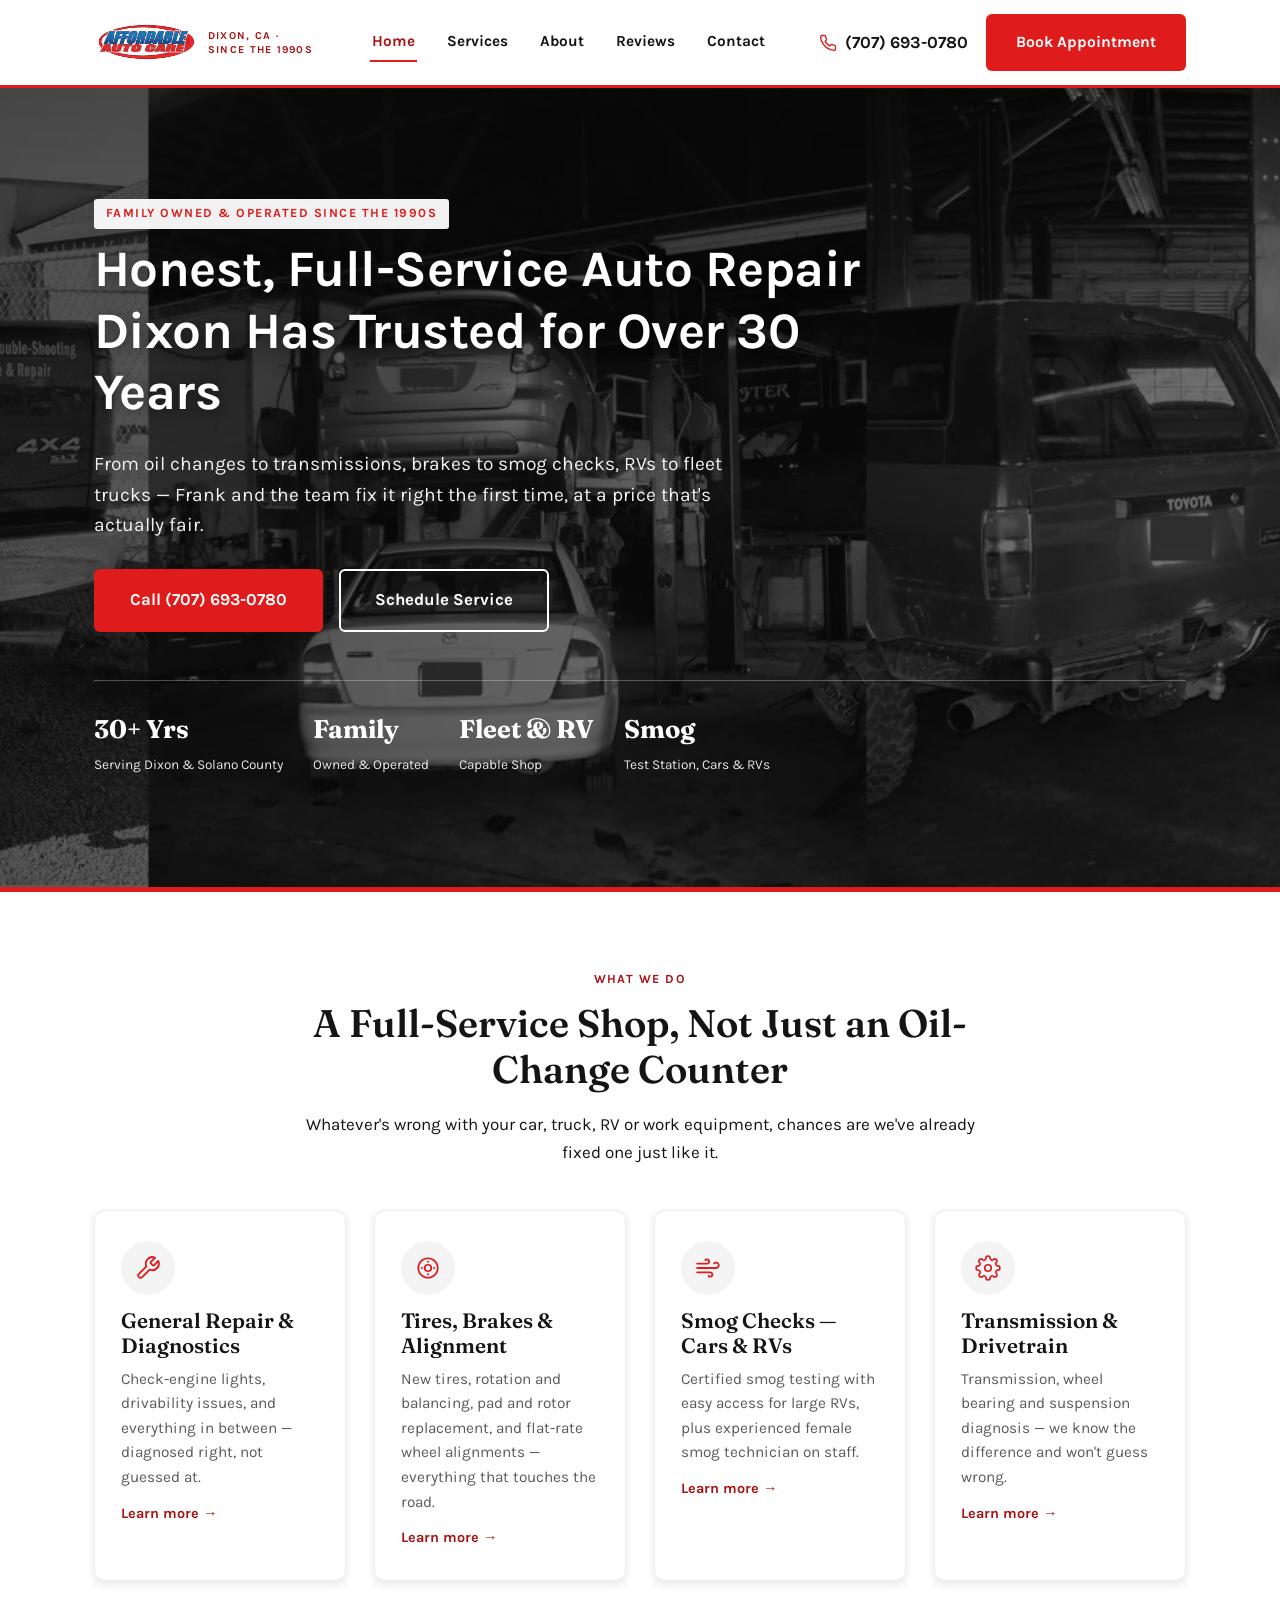
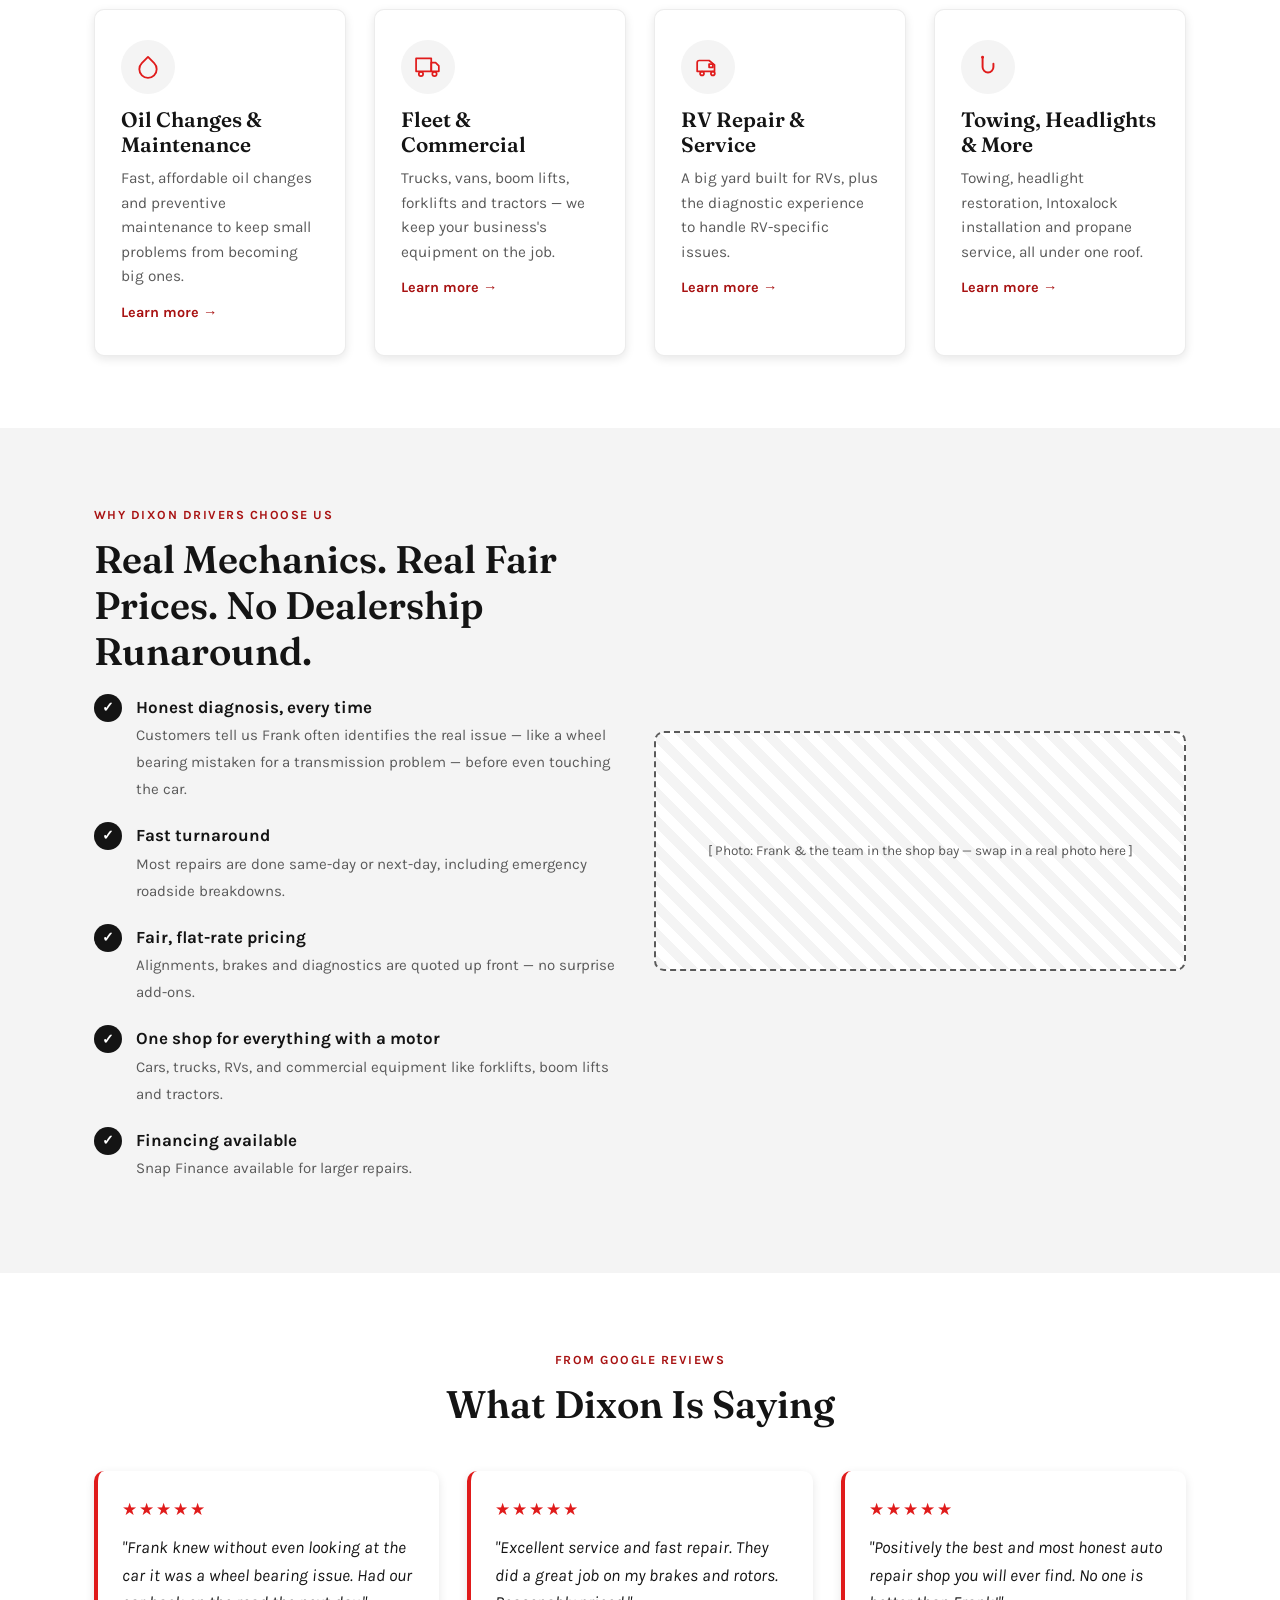
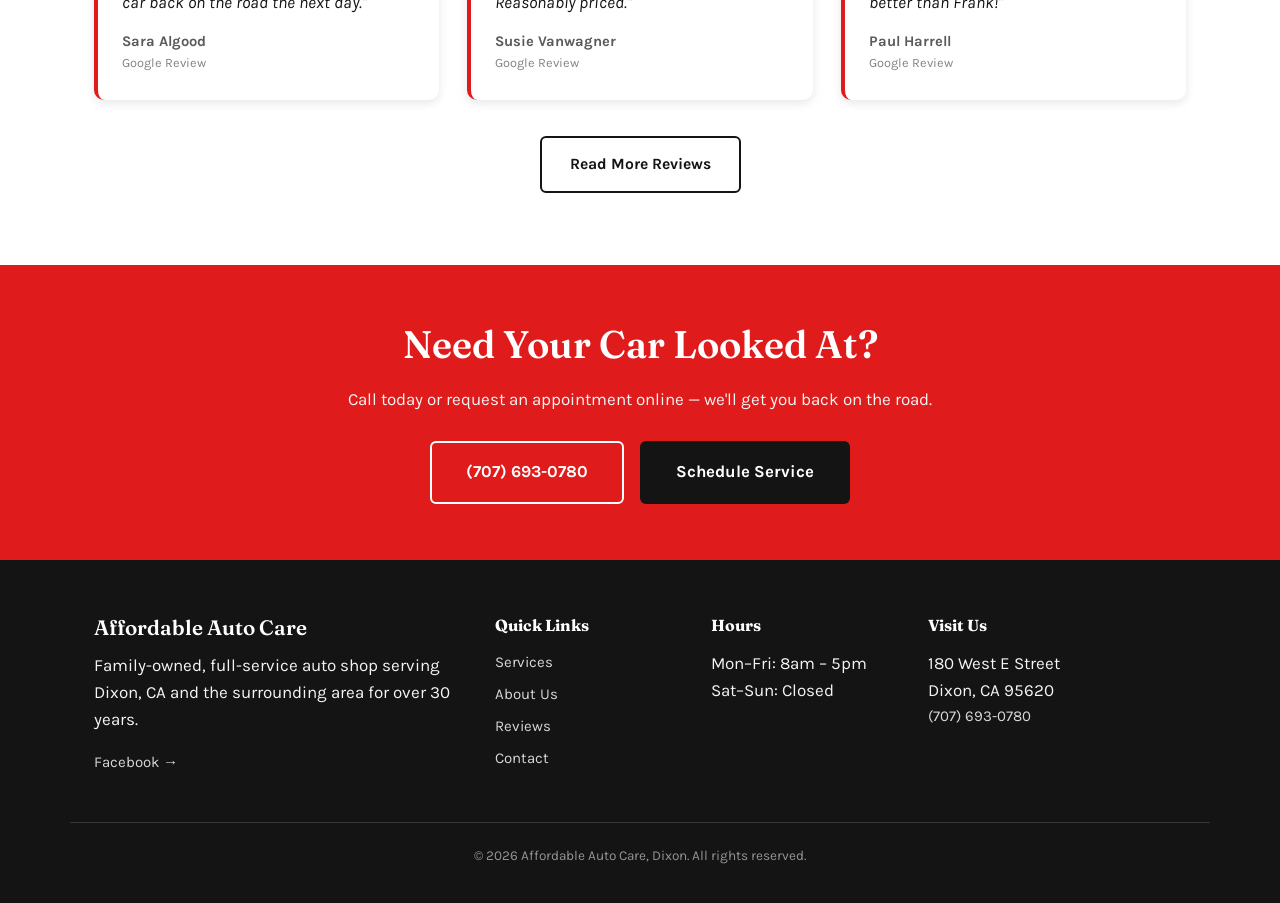
<file: index.html>
<!DOCTYPE html>
<html lang="en">
<head>
<meta charset="UTF-8">
<meta name="viewport" content="width=device-width, initial-scale=1.0">
<title>Affordable Auto Care | Family-Owned Full-Service Auto Shop in Dixon, CA</title>
<meta name="description" content="Affordable Auto Care has served Dixon, CA for over 30 years — brakes, smog checks, transmissions, fleet & RV repair, oil changes and more. Family owned. Honest pricing.">
<link rel="preconnect" href="https://fonts.googleapis.com">
<link href="https://fonts.googleapis.com/css2?family=Fraunces:wght@600;700&family=Karla:wght@400;500;700;800&display=swap" rel="stylesheet">
<link rel="stylesheet" href="https://api.fontshare.com/v2/css?f[]=amulya@400,500,600,700&display=swap">
<link rel="stylesheet" href="css/style.css">
</head>
<body>

<header class="site-header">
  <div class="container header-inner">
    <a href="index.html" class="logo"><img src="images/Updated_logo.jpg" alt="Affordable Auto Care" class="logo-img"><span class="logo-tagline">Dixon, CA · Since the 1990s</span></a>
    <nav class="main-nav" id="main-nav">
      <a href="index.html">Home</a>
      <a href="services.html">Services</a>
      <a href="about.html">About</a>
      <a href="reviews.html">Reviews</a>
      <a href="contact.html">Contact</a>
    </nav>
    <div class="header-cta">
      <a href="tel:+17076930780" class="phone-link"><svg class="phone-icon" viewBox="0 0 24 24" fill="none" stroke="currentColor" stroke-width="1.8" stroke-linecap="round" stroke-linejoin="round"><path d="M22 16.92v3a2 2 0 0 1-2.18 2 19.79 19.79 0 0 1-8.63-3.07 19.5 19.5 0 0 1-6-6 19.79 19.79 0 0 1-3.07-8.67A2 2 0 0 1 4.11 2h3a2 2 0 0 1 2 1.72c.127.96.361 1.903.7 2.81a2 2 0 0 1-.45 2.11L8.09 9.91a16 16 0 0 0 6 6l1.27-1.27a2 2 0 0 1 2.11-.45c.907.339 1.85.573 2.81.7A2 2 0 0 1 22 16.92z"/></svg><span class="phone-text">(707) 693-0780</span></a>
      <a href="contact.html" class="btn btn-primary">Book Appointment</a>
    </div>
    <button class="nav-toggle" id="nav-toggle" aria-label="Toggle menu">&#9776;</button>
  </div>
</header>

<section class="hero">
  <div class="container">
    <div class="eyebrow">Family Owned &amp; Operated Since the 1990s</div>
    <h1>Honest, Full-Service Auto Repair Dixon Has Trusted for Over 30 Years</h1>
    <p class="lead">From oil changes to transmissions, brakes to smog checks, RVs to fleet trucks — Frank and the team fix it right the first time, at a price that's actually fair.</p>
    <div class="hero-actions">
      <a href="tel:+17076930780" class="btn btn-primary btn-lg">Call (707) 693-0780</a>
      <a href="contact.html" class="btn btn-outline-light btn-lg">Schedule Service</a>
    </div>
    <div class="hero-badges">
      <div class="hero-badge"><strong>30+ Yrs</strong><span>Serving Dixon &amp; Solano County</span></div>
      <div class="hero-badge"><strong>Family</strong><span>Owned &amp; Operated</span></div>
      <div class="hero-badge"><strong>Fleet &amp; RV</strong><span>Capable Shop</span></div>
      <div class="hero-badge"><strong>Smog</strong><span>Test Station, Cars &amp; RVs</span></div>
    </div>
  </div>
</section>

<section class="section">
  <div class="container">
    <div class="section-head">
      <div class="eyebrow">What We Do</div>
      <h2>A Full-Service Shop, Not Just an Oil-Change Counter</h2>
      <p>Whatever's wrong with your car, truck, RV or work equipment, chances are we've already fixed one just like it.</p>
    </div>
    <div class="grid grid-4">
      <div class="card service-card">
        <span class="icon"><svg viewBox="0 0 24 24" fill="none" stroke="currentColor" stroke-width="1.7" stroke-linecap="round" stroke-linejoin="round"><path d="M14.7 6.3a1 1 0 0 0 0 1.4l1.6 1.6a1 1 0 0 0 1.4 0l3.77-3.77a6 6 0 0 1-7.94 7.94l-6.91 6.91a2.12 2.12 0 0 1-3-3l6.91-6.91a6 6 0 0 1 7.94-7.94z"/></svg></span>
        <h3>General Repair &amp; Diagnostics</h3>
        <p>Check-engine lights, drivability issues, and everything in between — diagnosed right, not guessed at.</p>
        <a class="more" href="services.html">Learn more →</a>
      </div>
      <div class="card service-card">
        <span class="icon"><svg viewBox="0 0 24 24" fill="none" stroke="currentColor" stroke-width="1.6" stroke-linecap="round" stroke-linejoin="round"><circle cx="12" cy="12" r="9"/><circle cx="12" cy="12" r="3"/><circle cx="12" cy="6.3" r="0.9" fill="currentColor" stroke="none"/><circle cx="17.7" cy="12" r="0.9" fill="currentColor" stroke="none"/><circle cx="12" cy="17.7" r="0.9" fill="currentColor" stroke="none"/><circle cx="6.3" cy="12" r="0.9" fill="currentColor" stroke="none"/></svg></span>
        <h3>Tires, Brakes &amp; Alignment</h3>
        <p>New tires, rotation and balancing, pad and rotor replacement, and flat-rate wheel alignments — everything that touches the road.</p>
        <a class="more" href="services.html">Learn more →</a>
      </div>
      <div class="card service-card">
        <span class="icon"><svg viewBox="0 0 24 24" fill="none" stroke="currentColor" stroke-width="1.7" stroke-linecap="round" stroke-linejoin="round"><path d="M9.6 4.6A2 2 0 1 1 11 8H2M12.6 19.4A2 2 0 1 0 14 16H2M17.7 7.7A2.5 2.5 0 1 1 19.5 12H2"/></svg></span>
        <h3>Smog Checks — Cars &amp; RVs</h3>
        <p>Certified smog testing with easy access for large RVs, plus experienced female smog technician on staff.</p>
        <a class="more" href="services.html">Learn more →</a>
      </div>
      <div class="card service-card">
        <span class="icon"><svg viewBox="0 0 24 24" fill="none" stroke="currentColor" stroke-width="1.5" stroke-linecap="round" stroke-linejoin="round"><circle cx="12" cy="12" r="3"/><path d="M19.4 15a1.65 1.65 0 0 0 .33 1.82l.06.06a2 2 0 1 1-2.83 2.83l-.06-.06a1.65 1.65 0 0 0-1.82-.33 1.65 1.65 0 0 0-1 1.51V21a2 2 0 0 1-4 0v-.09A1.65 1.65 0 0 0 9 19.4a1.65 1.65 0 0 0-1.82.33l-.06.06a2 2 0 1 1-2.83-2.83l.06-.06a1.65 1.65 0 0 0 .33-1.82 1.65 1.65 0 0 0-1.51-1H3a2 2 0 0 1 0-4h.09A1.65 1.65 0 0 0 4.6 9a1.65 1.65 0 0 0-.33-1.82l-.06-.06a2 2 0 1 1 2.83-2.83l.06.06a1.65 1.65 0 0 0 1.82.33H9a1.65 1.65 0 0 0 1-1.51V3a2 2 0 0 1 4 0v.09a1.65 1.65 0 0 0 1 1.51 1.65 1.65 0 0 0 1.82-.33l.06-.06a2 2 0 1 1 2.83 2.83l-.06.06a1.65 1.65 0 0 0-.33 1.82V9a1.65 1.65 0 0 0 1.51 1H21a2 2 0 0 1 0 4h-.09a1.65 1.65 0 0 0-1.51 1z"/></svg></span>
        <h3>Transmission &amp; Drivetrain</h3>
        <p>Transmission, wheel bearing and suspension diagnosis — we know the difference and won't guess wrong.</p>
        <a class="more" href="services.html">Learn more →</a>
      </div>
      <div class="card service-card">
        <span class="icon"><svg viewBox="0 0 24 24" fill="none" stroke="currentColor" stroke-width="1.7" stroke-linecap="round" stroke-linejoin="round"><path d="M12 2.7l5.7 5.7a8 8 0 1 1-11.4 0z"/></svg></span>
        <h3>Oil Changes &amp; Maintenance</h3>
        <p>Fast, affordable oil changes and preventive maintenance to keep small problems from becoming big ones.</p>
        <a class="more" href="services.html">Learn more →</a>
      </div>
      <div class="card service-card">
        <span class="icon"><svg viewBox="0 0 24 24" fill="none" stroke="currentColor" stroke-width="1.6" stroke-linecap="round" stroke-linejoin="round"><rect x="1" y="4" width="14" height="12"/><path d="M15 8h4l3 3v5h-7z"/><circle cx="5.5" cy="18.5" r="2"/><circle cx="18" cy="18.5" r="2"/></svg></span>
        <h3>Fleet &amp; Commercial</h3>
        <p>Trucks, vans, boom lifts, forklifts and tractors — we keep your business's equipment on the job.</p>
        <a class="more" href="services.html">Learn more →</a>
      </div>
      <div class="card service-card">
        <span class="icon"><svg viewBox="0 0 24 24" fill="none" stroke="currentColor" stroke-width="1.6" stroke-linecap="round" stroke-linejoin="round"><path d="M2 16V8a2 2 0 0 1 2-2h9l5 4v6H2z"/><rect x="13" y="9.3" width="3.5" height="3"/><circle cx="6.5" cy="18" r="1.8"/><circle cx="16.5" cy="18" r="1.8"/></svg></span>
        <h3>RV Repair &amp; Service</h3>
        <p>A big yard built for RVs, plus the diagnostic experience to handle RV-specific issues.</p>
        <a class="more" href="services.html">Learn more →</a>
      </div>
      <div class="card service-card">
        <span class="icon"><svg viewBox="0 0 24 24" fill="none" stroke="currentColor" stroke-width="1.8" stroke-linecap="round" stroke-linejoin="round"><path d="M7 3v9a5 5 0 0 0 10 0V9"/><circle cx="7" cy="3" r="1.3" fill="currentColor" stroke="none"/></svg></span>
        <h3>Towing, Headlights &amp; More</h3>
        <p>Towing, headlight restoration, Intoxalock installation and propane service, all under one roof.</p>
        <a class="more" href="services.html">Learn more →</a>
      </div>
    </div>
  </div>
</section>

<section class="section section-alt">
  <div class="container grid grid-2" style="align-items:center;">
    <div>
      <div class="eyebrow">Why Dixon Drivers Choose Us</div>
      <h2>Real Mechanics. Real Fair Prices. No Dealership Runaround.</h2>
      <ul class="why-list">
        <li>
          <span class="check">✓</span>
          <div><strong>Honest diagnosis, every time</strong><span class="desc">Customers tell us Frank often identifies the real issue — like a wheel bearing mistaken for a transmission problem — before even touching the car.</span></div>
        </li>
        <li>
          <span class="check">✓</span>
          <div><strong>Fast turnaround</strong><span class="desc">Most repairs are done same-day or next-day, including emergency roadside breakdowns.</span></div>
        </li>
        <li>
          <span class="check">✓</span>
          <div><strong>Fair, flat-rate pricing</strong><span class="desc">Alignments, brakes and diagnostics are quoted up front — no surprise add-ons.</span></div>
        </li>
        <li>
          <span class="check">✓</span>
          <div><strong>One shop for everything with a motor</strong><span class="desc">Cars, trucks, RVs, and commercial equipment like forklifts, boom lifts and tractors.</span></div>
        </li>
        <li>
          <span class="check">✓</span>
          <div><strong>Financing available</strong><span class="desc">Snap Finance available for larger repairs.</span></div>
        </li>
      </ul>
    </div>
    <div class="photo-placeholder">[ Photo: Frank &amp; the team in the shop bay — swap in a real photo here ]</div>
  </div>
</section>

<section class="section">
  <div class="container">
    <div class="section-head">
      <div class="eyebrow">From Google Reviews</div>
      <h2>What Dixon Is Saying</h2>
    </div>
    <div class="grid grid-3">
      <div class="testimonial-card">
        <div class="stars">★★★★★</div>
        <p class="quote">"Frank knew without even looking at the car it was a wheel bearing issue. Had our car back on the road the next day."</p>
        <div class="author">Sara Algood</div>
        <div class="source">Google Review</div>
      </div>
      <div class="testimonial-card">
        <div class="stars">★★★★★</div>
        <p class="quote">"Excellent service and fast repair. They did a great job on my brakes and rotors. Reasonably priced."</p>
        <div class="author">Susie Vanwagner</div>
        <div class="source">Google Review</div>
      </div>
      <div class="testimonial-card">
        <div class="stars">★★★★★</div>
        <p class="quote">"Positively the best and most honest auto repair shop you will ever find. No one is better than Frank!"</p>
        <div class="author">Paul Harrell</div>
        <div class="source">Google Review</div>
      </div>
    </div>
    <div style="text-align:center; margin-top:36px;">
      <a href="reviews.html" class="btn btn-outline">Read More Reviews</a>
    </div>
  </div>
</section>

<section class="cta-banner">
  <div class="container">
    <h2>Need Your Car Looked At?</h2>
    <p>Call today or request an appointment online — we'll get you back on the road.</p>
    <div class="hero-actions" style="justify-content:center;">
      <a href="tel:+17076930780" class="btn btn-outline-light btn-lg">(707) 693-0780</a>
      <a href="contact.html" class="btn btn-lg" style="background:var(--brown); color:var(--cream);">Schedule Service</a>
    </div>
  </div>
</section>

<footer class="site-footer">
  <div class="container footer-grid">
    <div class="footer-col">
      <h3>Affordable Auto Care</h3>
      <p>Family-owned, full-service auto shop serving Dixon, CA and the surrounding area for over 30 years.</p>
      <a href="https://www.facebook.com/affordableauto5/" target="_blank" rel="noopener">Facebook →</a>
    </div>
    <div class="footer-col">
      <h4>Quick Links</h4>
      <a href="services.html">Services</a>
      <a href="about.html">About Us</a>
      <a href="reviews.html">Reviews</a>
      <a href="contact.html">Contact</a>
    </div>
    <div class="footer-col">
      <h4>Hours</h4>
      <p>Mon–Fri: 8am – 5pm<br>Sat–Sun: Closed</p>
    </div>
    <div class="footer-col">
      <h4>Visit Us</h4>
      <p>180 West E Street<br>Dixon, CA 95620<br><a href="tel:+17076930780">(707) 693-0780</a></p>
    </div>
  </div>
  <div class="footer-bottom container">
    <p>© 2026 Affordable Auto Care, Dixon. All rights reserved.</p>
  </div>
</footer>

<script src="js/main.js"></script>
</body>
</html>
</file>
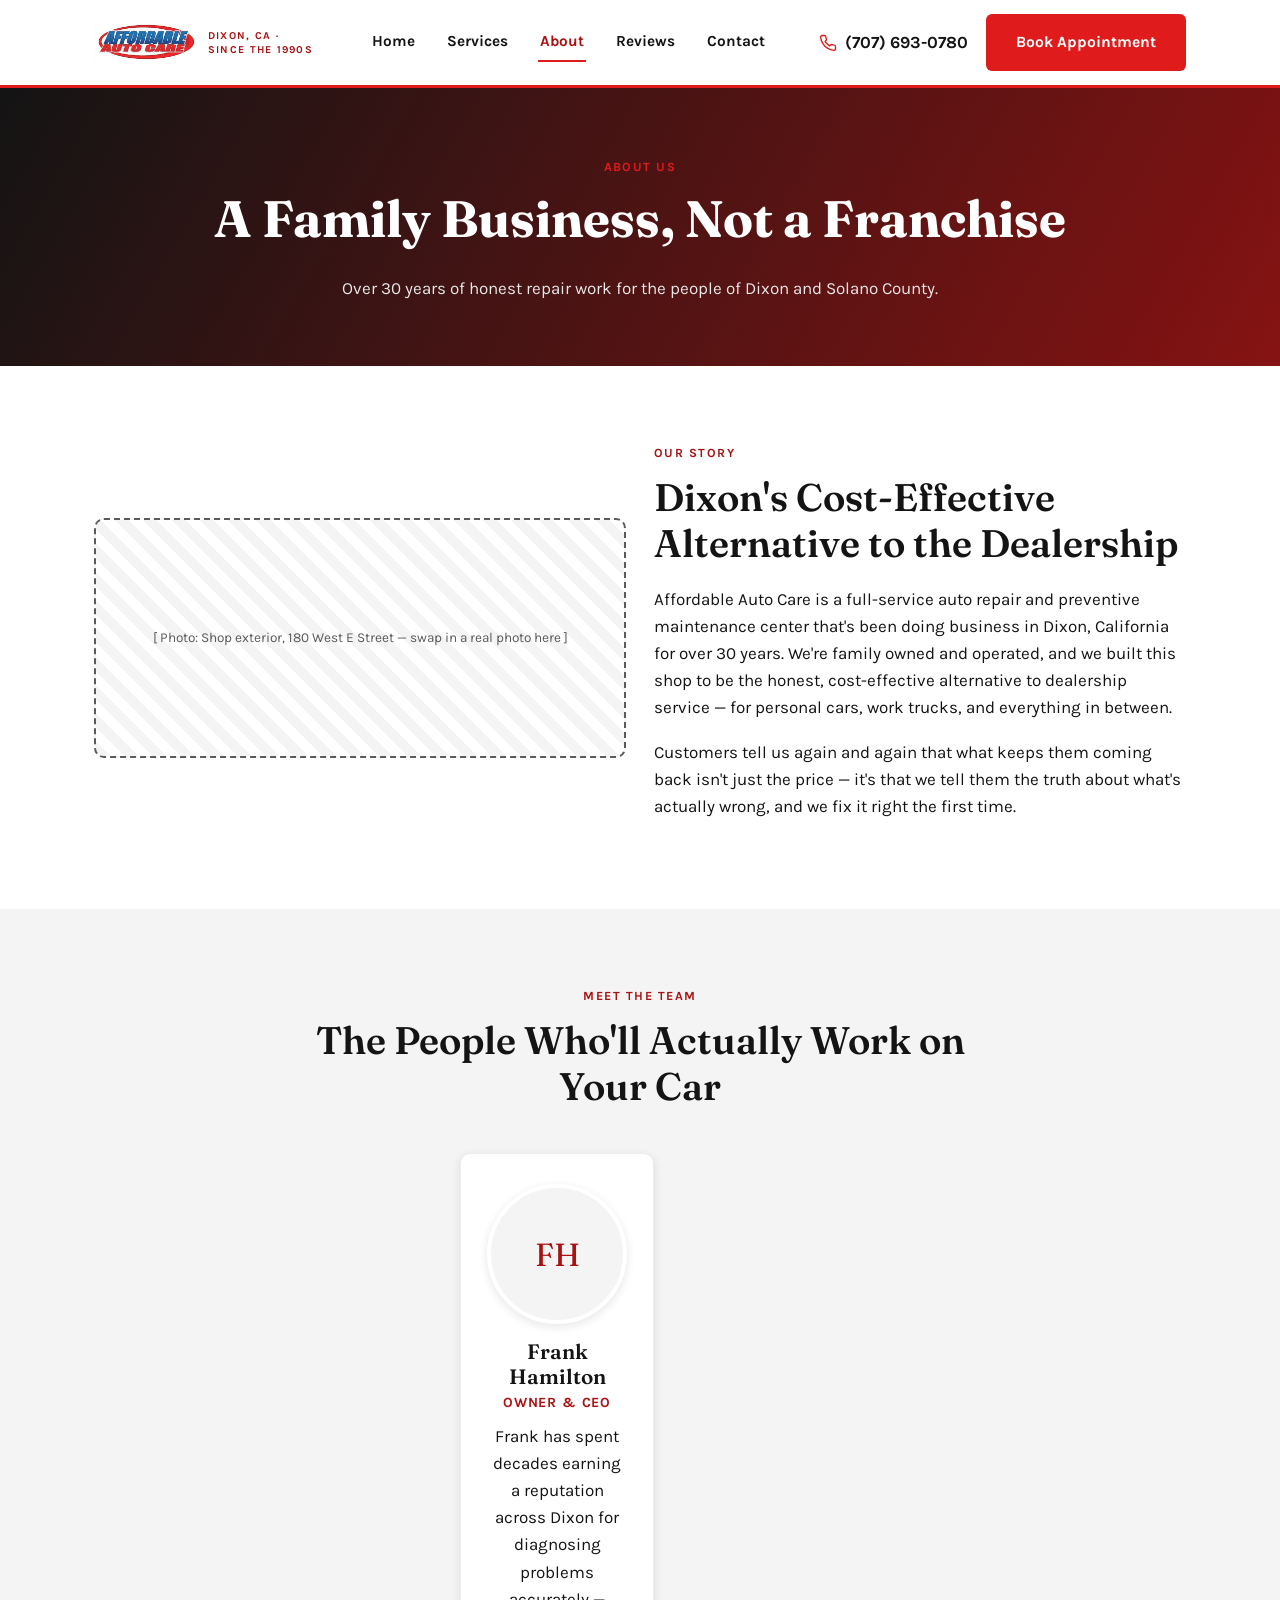
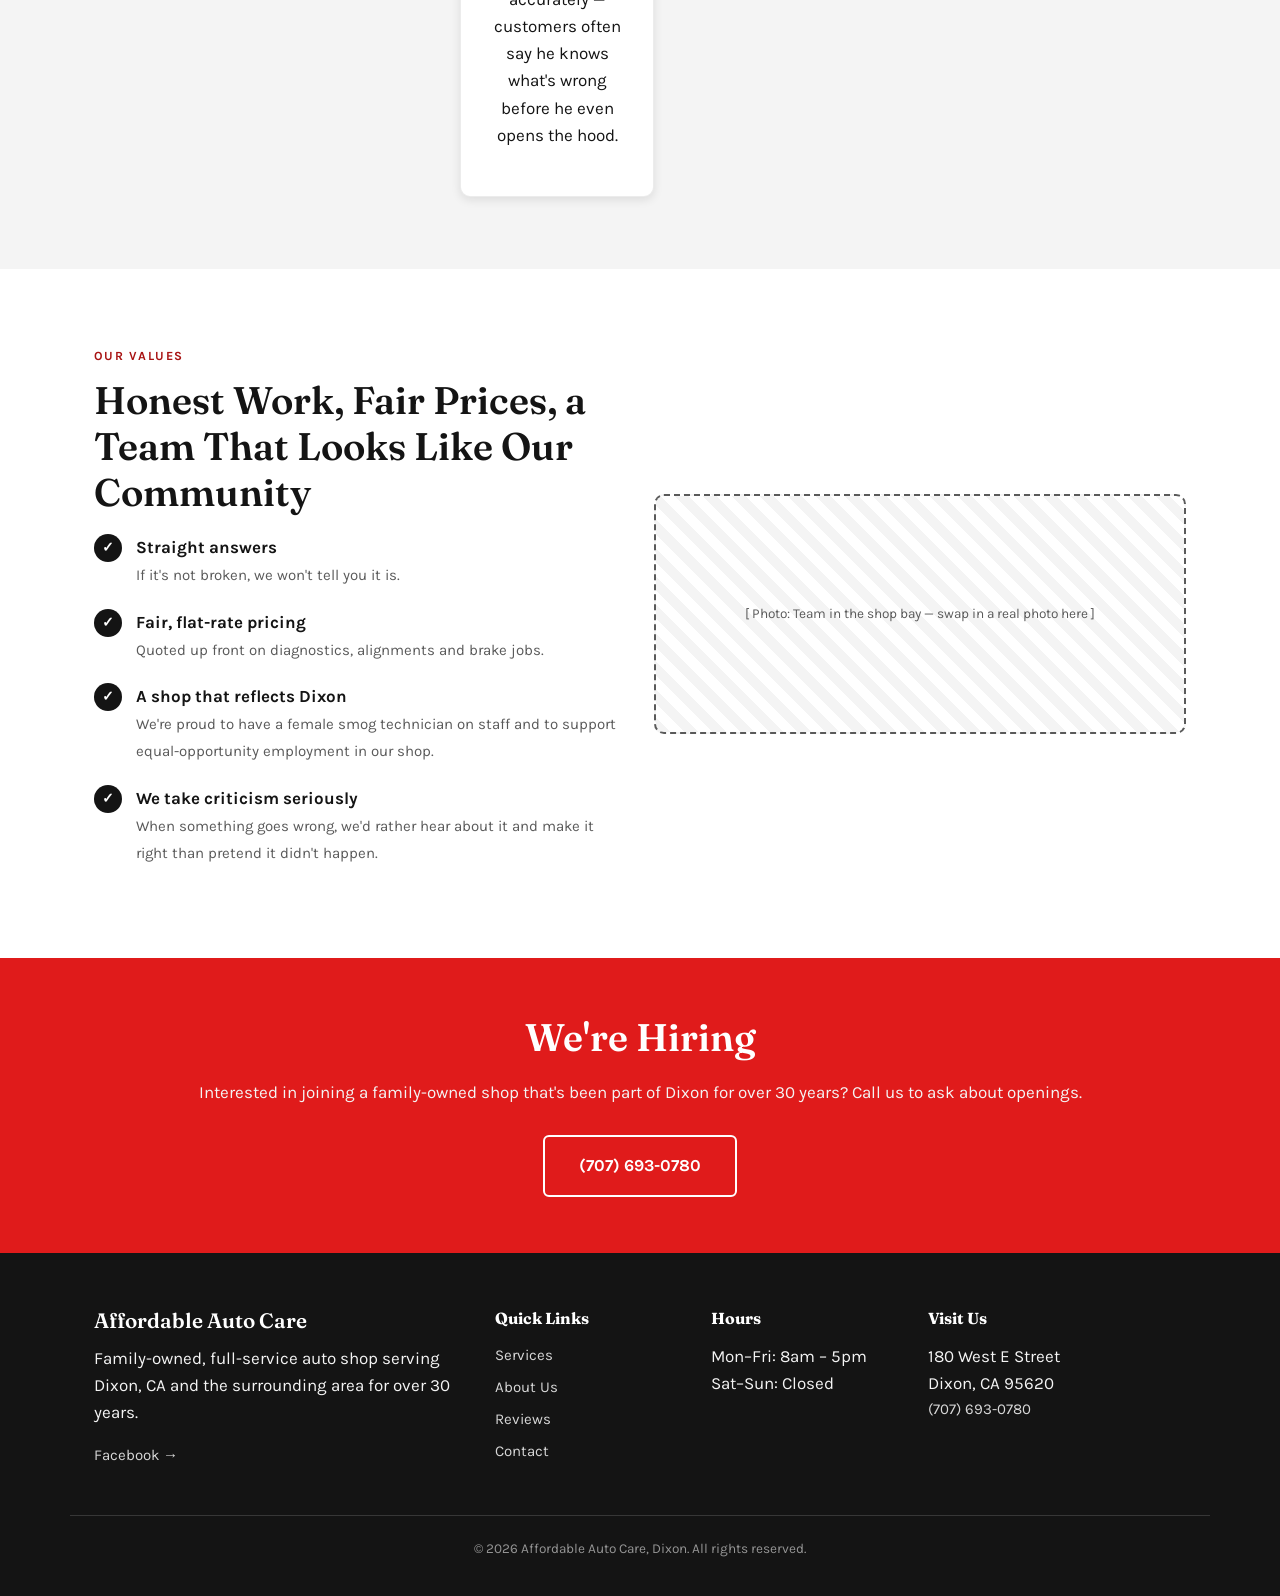
<file: about.html>
<!DOCTYPE html>
<html lang="en">
<head>
<meta charset="UTF-8">
<meta name="viewport" content="width=device-width, initial-scale=1.0">
<title>About Us | Affordable Auto Care, Dixon</title>
<meta name="description" content="Family-owned and operated since the 1990s, Affordable Auto Care has served Dixon, CA for over 30 years. Meet Frank Hamilton, Owner &amp; CEO.">
<link rel="preconnect" href="https://fonts.googleapis.com">
<link href="https://fonts.googleapis.com/css2?family=Fraunces:wght@600;700&family=Karla:wght@400;500;700;800&display=swap" rel="stylesheet">
<link rel="stylesheet" href="css/style.css">
</head>
<body>

<header class="site-header">
  <div class="container header-inner">
    <a href="index.html" class="logo"><img src="images/Updated_logo.jpg" alt="Affordable Auto Care" class="logo-img"><span class="logo-tagline">Dixon, CA · Since the 1990s</span></a>
    <nav class="main-nav" id="main-nav">
      <a href="index.html">Home</a>
      <a href="services.html">Services</a>
      <a href="about.html">About</a>
      <a href="reviews.html">Reviews</a>
      <a href="contact.html">Contact</a>
    </nav>
    <div class="header-cta">
      <a href="tel:+17076930780" class="phone-link"><svg class="phone-icon" viewBox="0 0 24 24" fill="none" stroke="currentColor" stroke-width="1.8" stroke-linecap="round" stroke-linejoin="round"><path d="M22 16.92v3a2 2 0 0 1-2.18 2 19.79 19.79 0 0 1-8.63-3.07 19.5 19.5 0 0 1-6-6 19.79 19.79 0 0 1-3.07-8.67A2 2 0 0 1 4.11 2h3a2 2 0 0 1 2 1.72c.127.96.361 1.903.7 2.81a2 2 0 0 1-.45 2.11L8.09 9.91a16 16 0 0 0 6 6l1.27-1.27a2 2 0 0 1 2.11-.45c.907.339 1.85.573 2.81.7A2 2 0 0 1 22 16.92z"/></svg><span class="phone-text">(707) 693-0780</span></a>
      <a href="contact.html" class="btn btn-primary">Book Appointment</a>
    </div>
    <button class="nav-toggle" id="nav-toggle" aria-label="Toggle menu">&#9776;</button>
  </div>
</header>

<section class="page-hero">
  <div class="container">
    <div class="eyebrow" style="color:var(--gold);">About Us</div>
    <h1>A Family Business, Not a Franchise</h1>
    <p>Over 30 years of honest repair work for the people of Dixon and Solano County.</p>
  </div>
</section>

<section class="section">
  <div class="container grid grid-2" style="align-items:center;">
    <div class="photo-placeholder">[ Photo: Shop exterior, 180 West E Street — swap in a real photo here ]</div>
    <div>
      <div class="eyebrow">Our Story</div>
      <h2>Dixon's Cost-Effective Alternative to the Dealership</h2>
      <p>Affordable Auto Care is a full-service auto repair and preventive maintenance center that's been doing business in Dixon, California for over 30 years. We're family owned and operated, and we built this shop to be the honest, cost-effective alternative to dealership service — for personal cars, work trucks, and everything in between.</p>
      <p>Customers tell us again and again that what keeps them coming back isn't just the price — it's that we tell them the truth about what's actually wrong, and we fix it right the first time.</p>
    </div>
  </div>
</section>

<section class="section section-alt">
  <div class="container">
    <div class="section-head">
      <div class="eyebrow">Meet the Team</div>
      <h2>The People Who'll Actually Work on Your Car</h2>
    </div>
    <div class="grid grid-3" style="max-width:360px; margin:0 auto;">
      <div class="card team-card">
        <div class="team-photo">FH</div>
        <h3>Frank Hamilton</h3>
        <div class="role">Owner &amp; CEO</div>
        <p>Frank has spent decades earning a reputation across Dixon for diagnosing problems accurately — customers often say he knows what's wrong before he even opens the hood.</p>
      </div>
    </div>
  </div>
</section>

<section class="section">
  <div class="container grid grid-2" style="align-items:center;">
    <div>
      <div class="eyebrow">Our Values</div>
      <h2>Honest Work, Fair Prices, a Team That Looks Like Our Community</h2>
      <ul class="why-list">
        <li><span class="check">✓</span><div><strong>Straight answers</strong><span class="desc">If it's not broken, we won't tell you it is.</span></div></li>
        <li><span class="check">✓</span><div><strong>Fair, flat-rate pricing</strong><span class="desc">Quoted up front on diagnostics, alignments and brake jobs.</span></div></li>
        <li><span class="check">✓</span><div><strong>A shop that reflects Dixon</strong><span class="desc">We're proud to have a female smog technician on staff and to support equal-opportunity employment in our shop.</span></div></li>
        <li><span class="check">✓</span><div><strong>We take criticism seriously</strong><span class="desc">When something goes wrong, we'd rather hear about it and make it right than pretend it didn't happen.</span></div></li>
      </ul>
    </div>
    <div class="photo-placeholder">[ Photo: Team in the shop bay — swap in a real photo here ]</div>
  </div>
</section>

<section class="cta-banner">
  <div class="container">
    <h2>We're Hiring</h2>
    <p>Interested in joining a family-owned shop that's been part of Dixon for over 30 years? Call us to ask about openings.</p>
    <div class="hero-actions" style="justify-content:center;">
      <a href="tel:+17076930780" class="btn btn-outline-light btn-lg">(707) 693-0780</a>
    </div>
  </div>
</section>

<footer class="site-footer">
  <div class="container footer-grid">
    <div class="footer-col">
      <h3>Affordable Auto Care</h3>
      <p>Family-owned, full-service auto shop serving Dixon, CA and the surrounding area for over 30 years.</p>
      <a href="https://www.facebook.com/affordableauto5/" target="_blank" rel="noopener">Facebook →</a>
    </div>
    <div class="footer-col">
      <h4>Quick Links</h4>
      <a href="services.html">Services</a>
      <a href="about.html">About Us</a>
      <a href="reviews.html">Reviews</a>
      <a href="contact.html">Contact</a>
    </div>
    <div class="footer-col">
      <h4>Hours</h4>
      <p>Mon–Fri: 8am – 5pm<br>Sat–Sun: Closed</p>
    </div>
    <div class="footer-col">
      <h4>Visit Us</h4>
      <p>180 West E Street<br>Dixon, CA 95620<br><a href="tel:+17076930780">(707) 693-0780</a></p>
    </div>
  </div>
  <div class="footer-bottom container">
    <p>© 2026 Affordable Auto Care, Dixon. All rights reserved.</p>
  </div>
</footer>

<script src="js/main.js"></script>
</body>
</html>
</file>
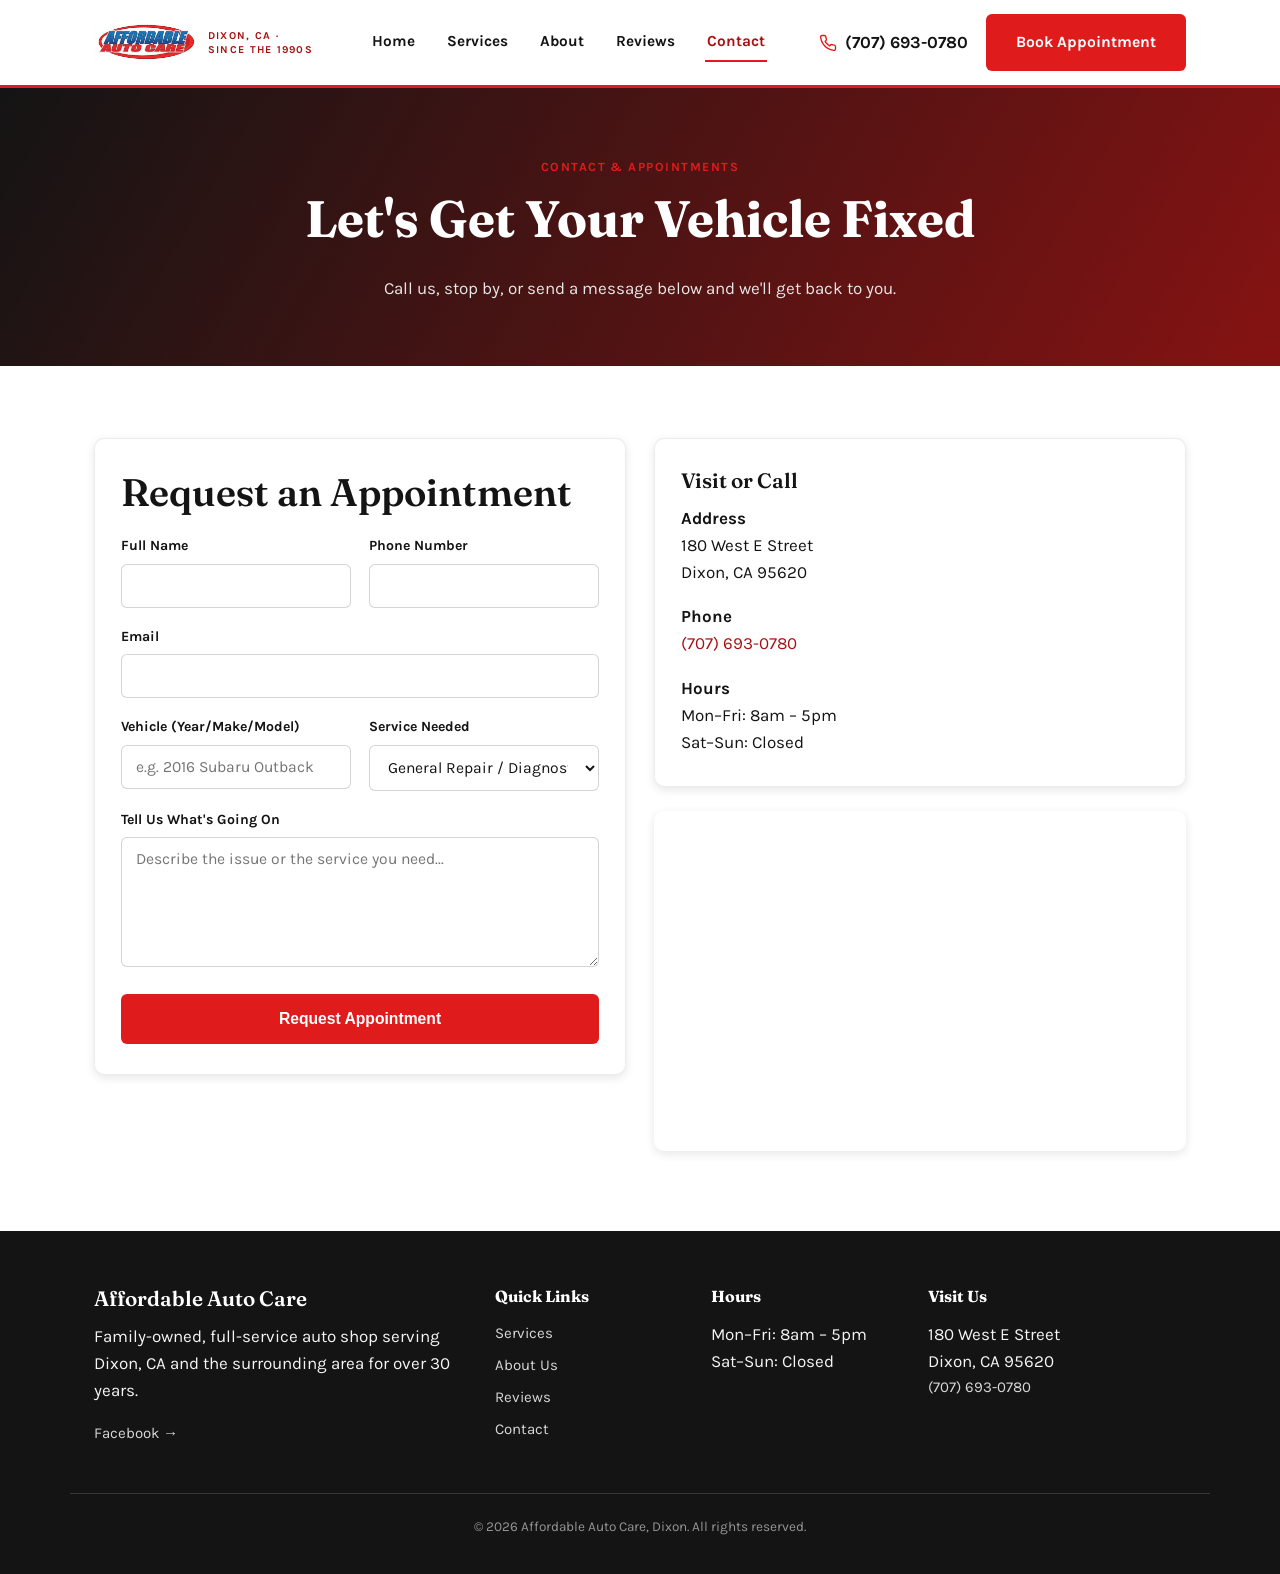
<file: contact.html>
<!DOCTYPE html>
<html lang="en">
<head>
<meta charset="UTF-8">
<meta name="viewport" content="width=device-width, initial-scale=1.0">
<title>Contact &amp; Appointments | Affordable Auto Care, Dixon</title>
<meta name="description" content="Contact Affordable Auto Care in Dixon, CA. Call (707) 693-0780 or request an appointment online. 180 West E Street, Dixon, CA 95620.">
<link rel="preconnect" href="https://fonts.googleapis.com">
<link href="https://fonts.googleapis.com/css2?family=Fraunces:wght@600;700&family=Karla:wght@400;500;700;800&display=swap" rel="stylesheet">
<link rel="stylesheet" href="css/style.css">
</head>
<body>

<header class="site-header">
  <div class="container header-inner">
    <a href="index.html" class="logo"><img src="images/Updated_logo.jpg" alt="Affordable Auto Care" class="logo-img"><span class="logo-tagline">Dixon, CA · Since the 1990s</span></a>
    <nav class="main-nav" id="main-nav">
      <a href="index.html">Home</a>
      <a href="services.html">Services</a>
      <a href="about.html">About</a>
      <a href="reviews.html">Reviews</a>
      <a href="contact.html">Contact</a>
    </nav>
    <div class="header-cta">
      <a href="tel:+17076930780" class="phone-link"><svg class="phone-icon" viewBox="0 0 24 24" fill="none" stroke="currentColor" stroke-width="1.8" stroke-linecap="round" stroke-linejoin="round"><path d="M22 16.92v3a2 2 0 0 1-2.18 2 19.79 19.79 0 0 1-8.63-3.07 19.5 19.5 0 0 1-6-6 19.79 19.79 0 0 1-3.07-8.67A2 2 0 0 1 4.11 2h3a2 2 0 0 1 2 1.72c.127.96.361 1.903.7 2.81a2 2 0 0 1-.45 2.11L8.09 9.91a16 16 0 0 0 6 6l1.27-1.27a2 2 0 0 1 2.11-.45c.907.339 1.85.573 2.81.7A2 2 0 0 1 22 16.92z"/></svg><span class="phone-text">(707) 693-0780</span></a>
      <a href="contact.html" class="btn btn-primary">Book Appointment</a>
    </div>
    <button class="nav-toggle" id="nav-toggle" aria-label="Toggle menu">&#9776;</button>
  </div>
</header>

<section class="page-hero">
  <div class="container">
    <div class="eyebrow" style="color:var(--gold);">Contact &amp; Appointments</div>
    <h1>Let's Get Your Vehicle Fixed</h1>
    <p>Call us, stop by, or send a message below and we'll get back to you.</p>
  </div>
</section>

<section class="section">
  <div class="container grid grid-2" style="align-items:start;">

    <div class="card">
      <h2 style="margin-bottom:20px;">Request an Appointment</h2>
      <!--
        Static markup only. Wire this <form> up to your booking
        system (e.g. Google Business booking, a form service like
        Formspree/Netlify Forms, or your shop management software)
        so submissions actually reach the front desk.
      -->
      <form class="form-grid" onsubmit="alert('This form is a design placeholder — connect it to your booking system or email service.'); return false;">
        <div>
          <label for="name">Full Name</label>
          <input type="text" id="name" name="name" required>
        </div>
        <div>
          <label for="phone">Phone Number</label>
          <input type="tel" id="phone" name="phone" required>
        </div>
        <div class="full">
          <label for="email">Email</label>
          <input type="email" id="email" name="email">
        </div>
        <div>
          <label for="vehicle">Vehicle (Year/Make/Model)</label>
          <input type="text" id="vehicle" name="vehicle" placeholder="e.g. 2016 Subaru Outback">
        </div>
        <div>
          <label for="service">Service Needed</label>
          <select id="service" name="service">
            <option>General Repair / Diagnostics</option>
            <option>Brakes / Rotors / Alignment</option>
            <option>Smog Check (Car)</option>
            <option>Smog Check (RV)</option>
            <option>Transmission</option>
            <option>Oil Change / Maintenance</option>
            <option>Fleet / Commercial</option>
            <option>Towing</option>
            <option>Other</option>
          </select>
        </div>
        <div class="full">
          <label for="notes">Tell Us What's Going On</label>
          <textarea id="notes" name="notes" placeholder="Describe the issue or the service you need..."></textarea>
        </div>
        <div class="full">
          <button type="submit" class="btn btn-primary btn-block">Request Appointment</button>
        </div>
      </form>
    </div>

    <div>
      <div class="card" style="margin-bottom:24px;">
        <h3>Visit or Call</h3>
        <p><strong>Address</strong><br>180 West E Street<br>Dixon, CA 95620</p>
        <p><strong>Phone</strong><br><a href="tel:+17076930780">(707) 693-0780</a></p>
        <p style="margin-bottom:0;"><strong>Hours</strong><br>Mon–Fri: 8am – 5pm<br>Sat–Sun: Closed</p>
      </div>
      <iframe class="map-frame" loading="lazy" referrerpolicy="no-referrer-when-downgrade"
        src="https://maps.google.com/maps?q=180%20West%20E%20Street%2C%20Dixon%2C%20CA%2095620&t=&z=15&ie=UTF8&iwloc=&output=embed">
      </iframe>
    </div>
  </div>
</section>

<footer class="site-footer">
  <div class="container footer-grid">
    <div class="footer-col">
      <h3>Affordable Auto Care</h3>
      <p>Family-owned, full-service auto shop serving Dixon, CA and the surrounding area for over 30 years.</p>
      <a href="https://www.facebook.com/affordableauto5/" target="_blank" rel="noopener">Facebook →</a>
    </div>
    <div class="footer-col">
      <h4>Quick Links</h4>
      <a href="services.html">Services</a>
      <a href="about.html">About Us</a>
      <a href="reviews.html">Reviews</a>
      <a href="contact.html">Contact</a>
    </div>
    <div class="footer-col">
      <h4>Hours</h4>
      <p>Mon–Fri: 8am – 5pm<br>Sat–Sun: Closed</p>
    </div>
    <div class="footer-col">
      <h4>Visit Us</h4>
      <p>180 West E Street<br>Dixon, CA 95620<br><a href="tel:+17076930780">(707) 693-0780</a></p>
    </div>
  </div>
  <div class="footer-bottom container">
    <p>© 2026 Affordable Auto Care, Dixon. All rights reserved.</p>
  </div>
</footer>

<script src="js/main.js"></script>
</body>
</html>
</file>
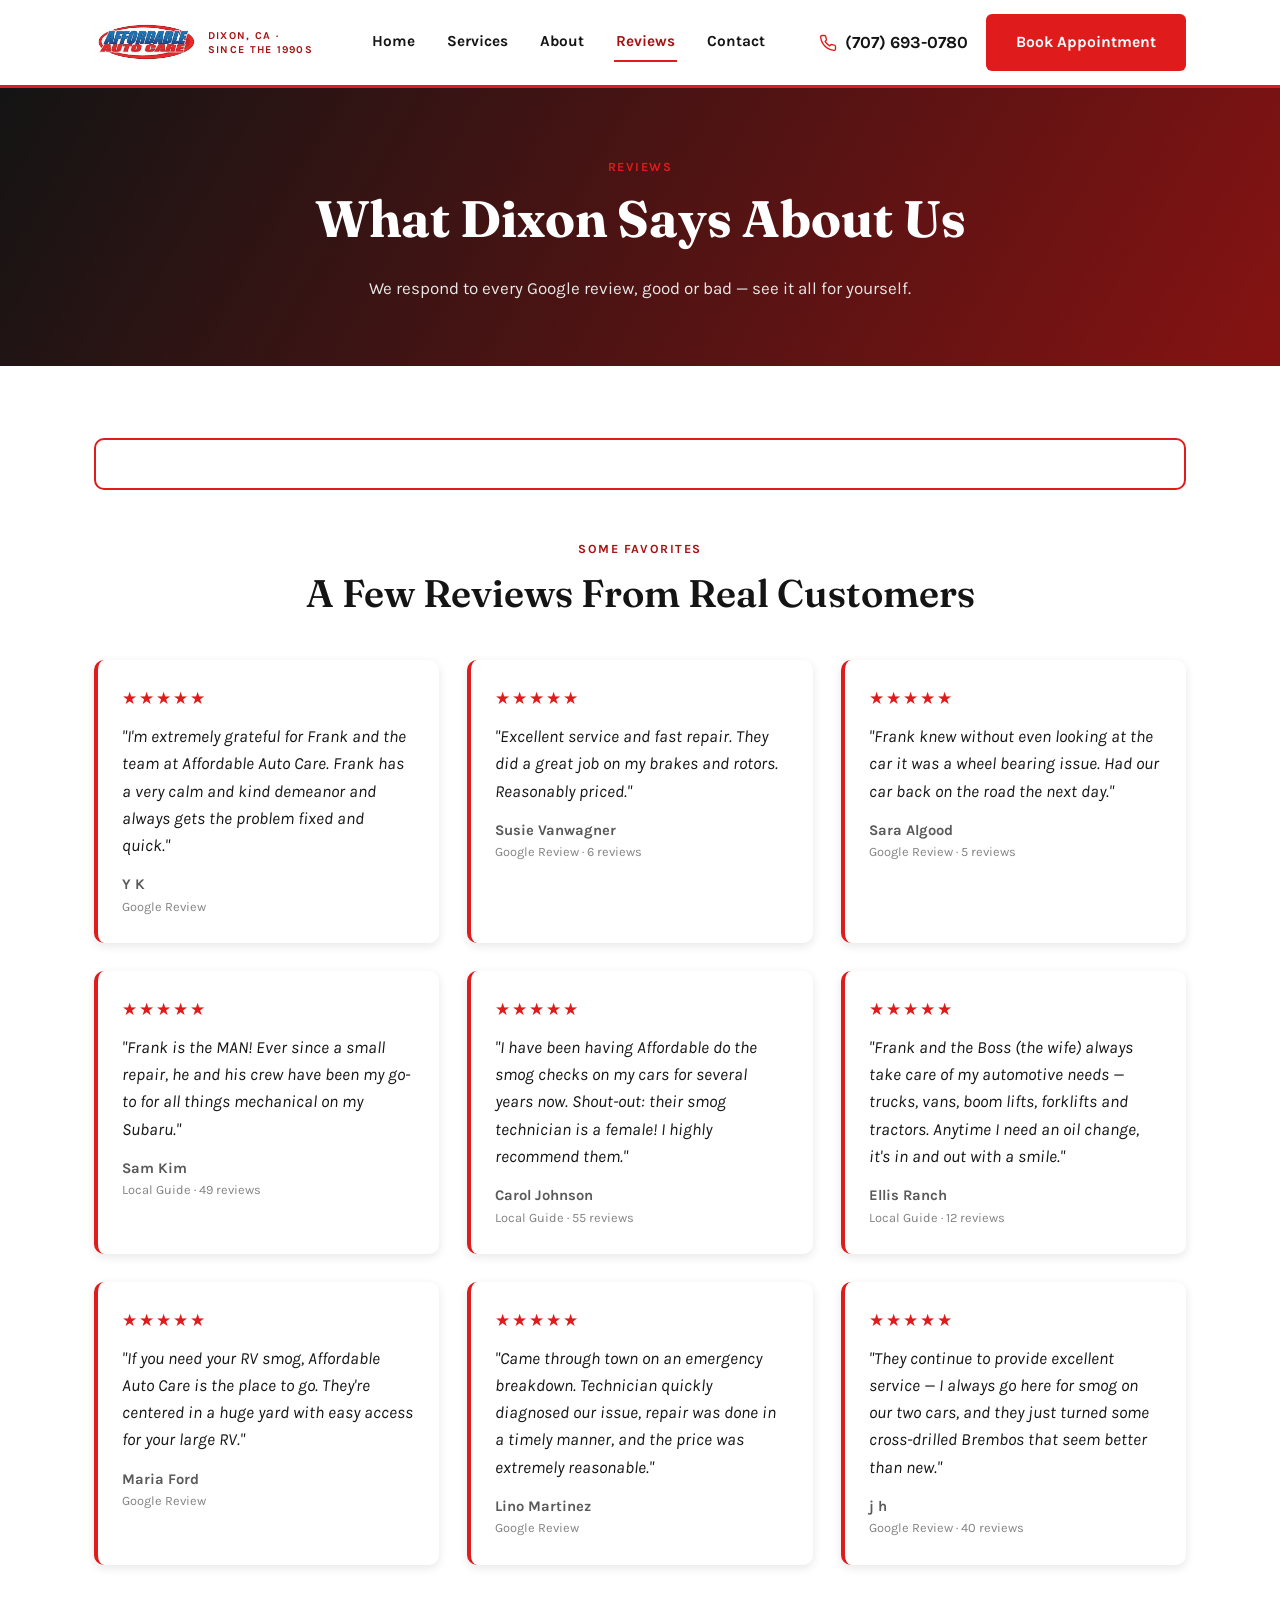
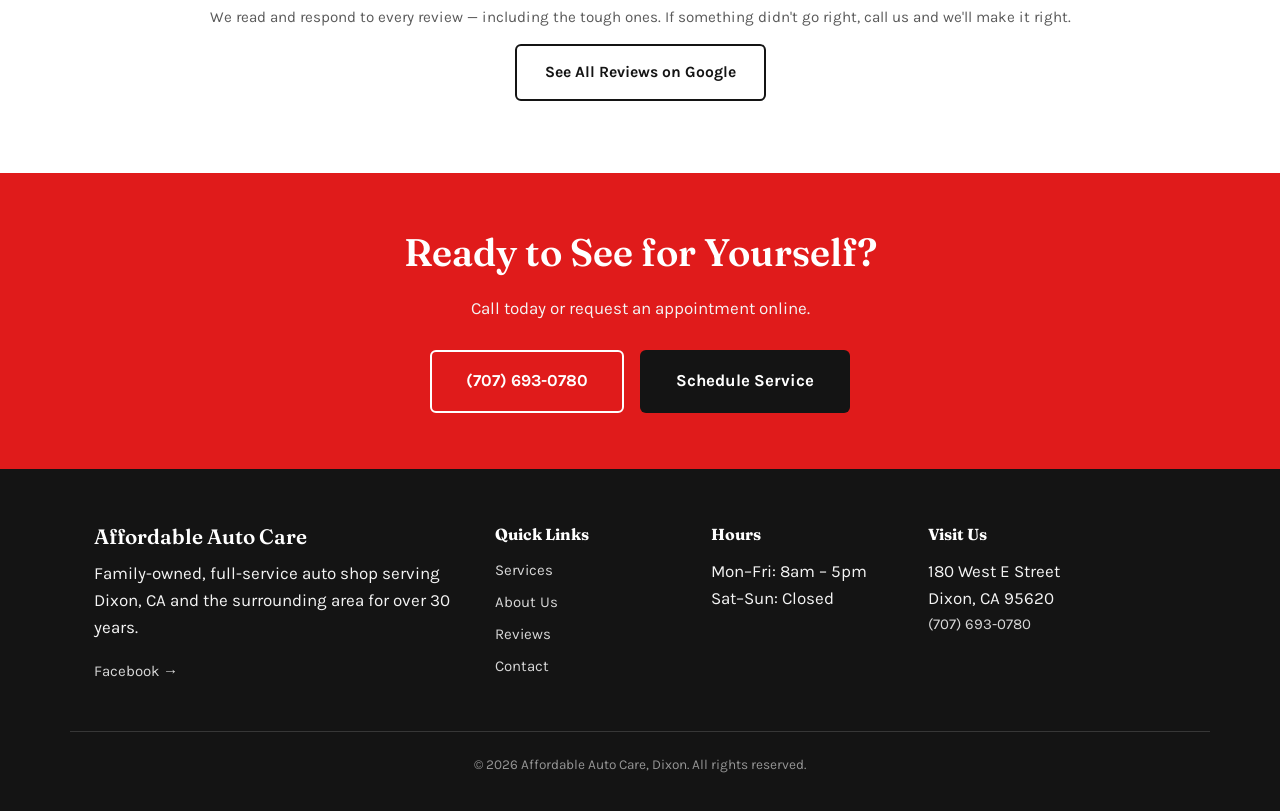
<file: reviews.html>
<!DOCTYPE html>
<html lang="en">
<head>
<meta charset="UTF-8">
<meta name="viewport" content="width=device-width, initial-scale=1.0">
<title>Reviews | Affordable Auto Care, Dixon</title>
<meta name="description" content="See what Dixon customers say about Affordable Auto Care on Google — honest repairs, fair prices, and a family-owned shop.">
<link rel="preconnect" href="https://fonts.googleapis.com">
<link href="https://fonts.googleapis.com/css2?family=Fraunces:wght@600;700&family=Karla:wght@400;500;700;800&display=swap" rel="stylesheet">
<link rel="stylesheet" href="css/style.css">
</head>
<body>

<header class="site-header">
  <div class="container header-inner">
    <a href="index.html" class="logo"><img src="images/Updated_logo.jpg" alt="Affordable Auto Care" class="logo-img"><span class="logo-tagline">Dixon, CA · Since the 1990s</span></a>
    <nav class="main-nav" id="main-nav">
      <a href="index.html">Home</a>
      <a href="services.html">Services</a>
      <a href="about.html">About</a>
      <a href="reviews.html">Reviews</a>
      <a href="contact.html">Contact</a>
    </nav>
    <div class="header-cta">
      <a href="tel:+17076930780" class="phone-link"><svg class="phone-icon" viewBox="0 0 24 24" fill="none" stroke="currentColor" stroke-width="1.8" stroke-linecap="round" stroke-linejoin="round"><path d="M22 16.92v3a2 2 0 0 1-2.18 2 19.79 19.79 0 0 1-8.63-3.07 19.5 19.5 0 0 1-6-6 19.79 19.79 0 0 1-3.07-8.67A2 2 0 0 1 4.11 2h3a2 2 0 0 1 2 1.72c.127.96.361 1.903.7 2.81a2 2 0 0 1-.45 2.11L8.09 9.91a16 16 0 0 0 6 6l1.27-1.27a2 2 0 0 1 2.11-.45c.907.339 1.85.573 2.81.7A2 2 0 0 1 22 16.92z"/></svg><span class="phone-text">(707) 693-0780</span></a>
      <a href="contact.html" class="btn btn-primary">Book Appointment</a>
    </div>
    <button class="nav-toggle" id="nav-toggle" aria-label="Toggle menu">&#9776;</button>
  </div>
</header>

<section class="page-hero">
  <div class="container">
    <div class="eyebrow" style="color:var(--gold);">Reviews</div>
    <h1>What Dixon Says About Us</h1>
    <p>We respond to every Google review, good or bad — see it all for yourself.</p>
  </div>
</section>

<section class="section">
  <div class="container">

    <!--
      LIVE GOOGLE REVIEWS WIDGET — powered by SociableKIT
      Syncs automatically with the Affordable Auto Care Google Business
      Profile. Manage the feed (which reviews show, refresh rate, etc.)
      from the SociableKIT dashboard under embed ID 25698152.
    -->
    <div class="reviews-widget-slot" style="border-style:solid; padding:24px;">
      <div class="sk-ww-google-reviews" data-embed-id="25698152"></div>
    </div>
    <script src="https://widgets.sociablekit.com/google-reviews/widget.js" defer></script>

    <div class="section-head">
      <div class="eyebrow">Some Favorites</div>
      <h2>A Few Reviews From Real Customers</h2>
    </div>

    <div class="grid grid-3">
      <div class="testimonial-card">
        <div class="stars">★★★★★</div>
        <p class="quote">"I'm extremely grateful for Frank and the team at Affordable Auto Care. Frank has a very calm and kind demeanor and always gets the problem fixed and quick."</p>
        <div class="author">Y K</div>
        <div class="source">Google Review</div>
      </div>
      <div class="testimonial-card">
        <div class="stars">★★★★★</div>
        <p class="quote">"Excellent service and fast repair. They did a great job on my brakes and rotors. Reasonably priced."</p>
        <div class="author">Susie Vanwagner</div>
        <div class="source">Google Review · 6 reviews</div>
      </div>
      <div class="testimonial-card">
        <div class="stars">★★★★★</div>
        <p class="quote">"Frank knew without even looking at the car it was a wheel bearing issue. Had our car back on the road the next day."</p>
        <div class="author">Sara Algood</div>
        <div class="source">Google Review · 5 reviews</div>
      </div>
      <div class="testimonial-card">
        <div class="stars">★★★★★</div>
        <p class="quote">"Frank is the MAN! Ever since a small repair, he and his crew have been my go-to for all things mechanical on my Subaru."</p>
        <div class="author">Sam Kim</div>
        <div class="source">Local Guide · 49 reviews</div>
      </div>
      <div class="testimonial-card">
        <div class="stars">★★★★★</div>
        <p class="quote">"I have been having Affordable do the smog checks on my cars for several years now. Shout-out: their smog technician is a female! I highly recommend them."</p>
        <div class="author">Carol Johnson</div>
        <div class="source">Local Guide · 55 reviews</div>
      </div>
      <div class="testimonial-card">
        <div class="stars">★★★★★</div>
        <p class="quote">"Frank and the Boss (the wife) always take care of my automotive needs — trucks, vans, boom lifts, forklifts and tractors. Anytime I need an oil change, it's in and out with a smile."</p>
        <div class="author">Ellis Ranch</div>
        <div class="source">Local Guide · 12 reviews</div>
      </div>
      <div class="testimonial-card">
        <div class="stars">★★★★★</div>
        <p class="quote">"If you need your RV smog, Affordable Auto Care is the place to go. They're centered in a huge yard with easy access for your large RV."</p>
        <div class="author">Maria Ford</div>
        <div class="source">Google Review</div>
      </div>
      <div class="testimonial-card">
        <div class="stars">★★★★★</div>
        <p class="quote">"Came through town on an emergency breakdown. Technician quickly diagnosed our issue, repair was done in a timely manner, and the price was extremely reasonable."</p>
        <div class="author">Lino Martinez</div>
        <div class="source">Google Review</div>
      </div>
      <div class="testimonial-card">
        <div class="stars">★★★★★</div>
        <p class="quote">"They continue to provide excellent service — I always go here for smog on our two cars, and they just turned some cross-drilled Brembos that seem better than new."</p>
        <div class="author">j h</div>
        <div class="source">Google Review · 40 reviews</div>
      </div>
    </div>

    <div style="text-align:center; margin-top:40px;">
      <p style="color:var(--brown-mid); font-size:0.95rem;">We read and respond to every review — including the tough ones. If something didn't go right, call us and we'll make it right.</p>
      <a href="https://www.google.com/search?q=affordable+auto+care+dixon+ca" target="_blank" rel="noopener" class="btn btn-outline">See All Reviews on Google</a>
    </div>
  </div>
</section>

<section class="cta-banner">
  <div class="container">
    <h2>Ready to See for Yourself?</h2>
    <p>Call today or request an appointment online.</p>
    <div class="hero-actions" style="justify-content:center;">
      <a href="tel:+17076930780" class="btn btn-outline-light btn-lg">(707) 693-0780</a>
      <a href="contact.html" class="btn btn-lg" style="background:var(--brown); color:var(--cream);">Schedule Service</a>
    </div>
  </div>
</section>

<footer class="site-footer">
  <div class="container footer-grid">
    <div class="footer-col">
      <h3>Affordable Auto Care</h3>
      <p>Family-owned, full-service auto shop serving Dixon, CA and the surrounding area for over 30 years.</p>
      <a href="https://www.facebook.com/affordableauto5/" target="_blank" rel="noopener">Facebook →</a>
    </div>
    <div class="footer-col">
      <h4>Quick Links</h4>
      <a href="services.html">Services</a>
      <a href="about.html">About Us</a>
      <a href="reviews.html">Reviews</a>
      <a href="contact.html">Contact</a>
    </div>
    <div class="footer-col">
      <h4>Hours</h4>
      <p>Mon–Fri: 8am – 5pm<br>Sat–Sun: Closed</p>
    </div>
    <div class="footer-col">
      <h4>Visit Us</h4>
      <p>180 West E Street<br>Dixon, CA 95620<br><a href="tel:+17076930780">(707) 693-0780</a></p>
    </div>
  </div>
  <div class="footer-bottom container">
    <p>© 2026 Affordable Auto Care, Dixon. All rights reserved.</p>
  </div>
</footer>

<script src="js/main.js"></script>
</body>
</html>
</file>
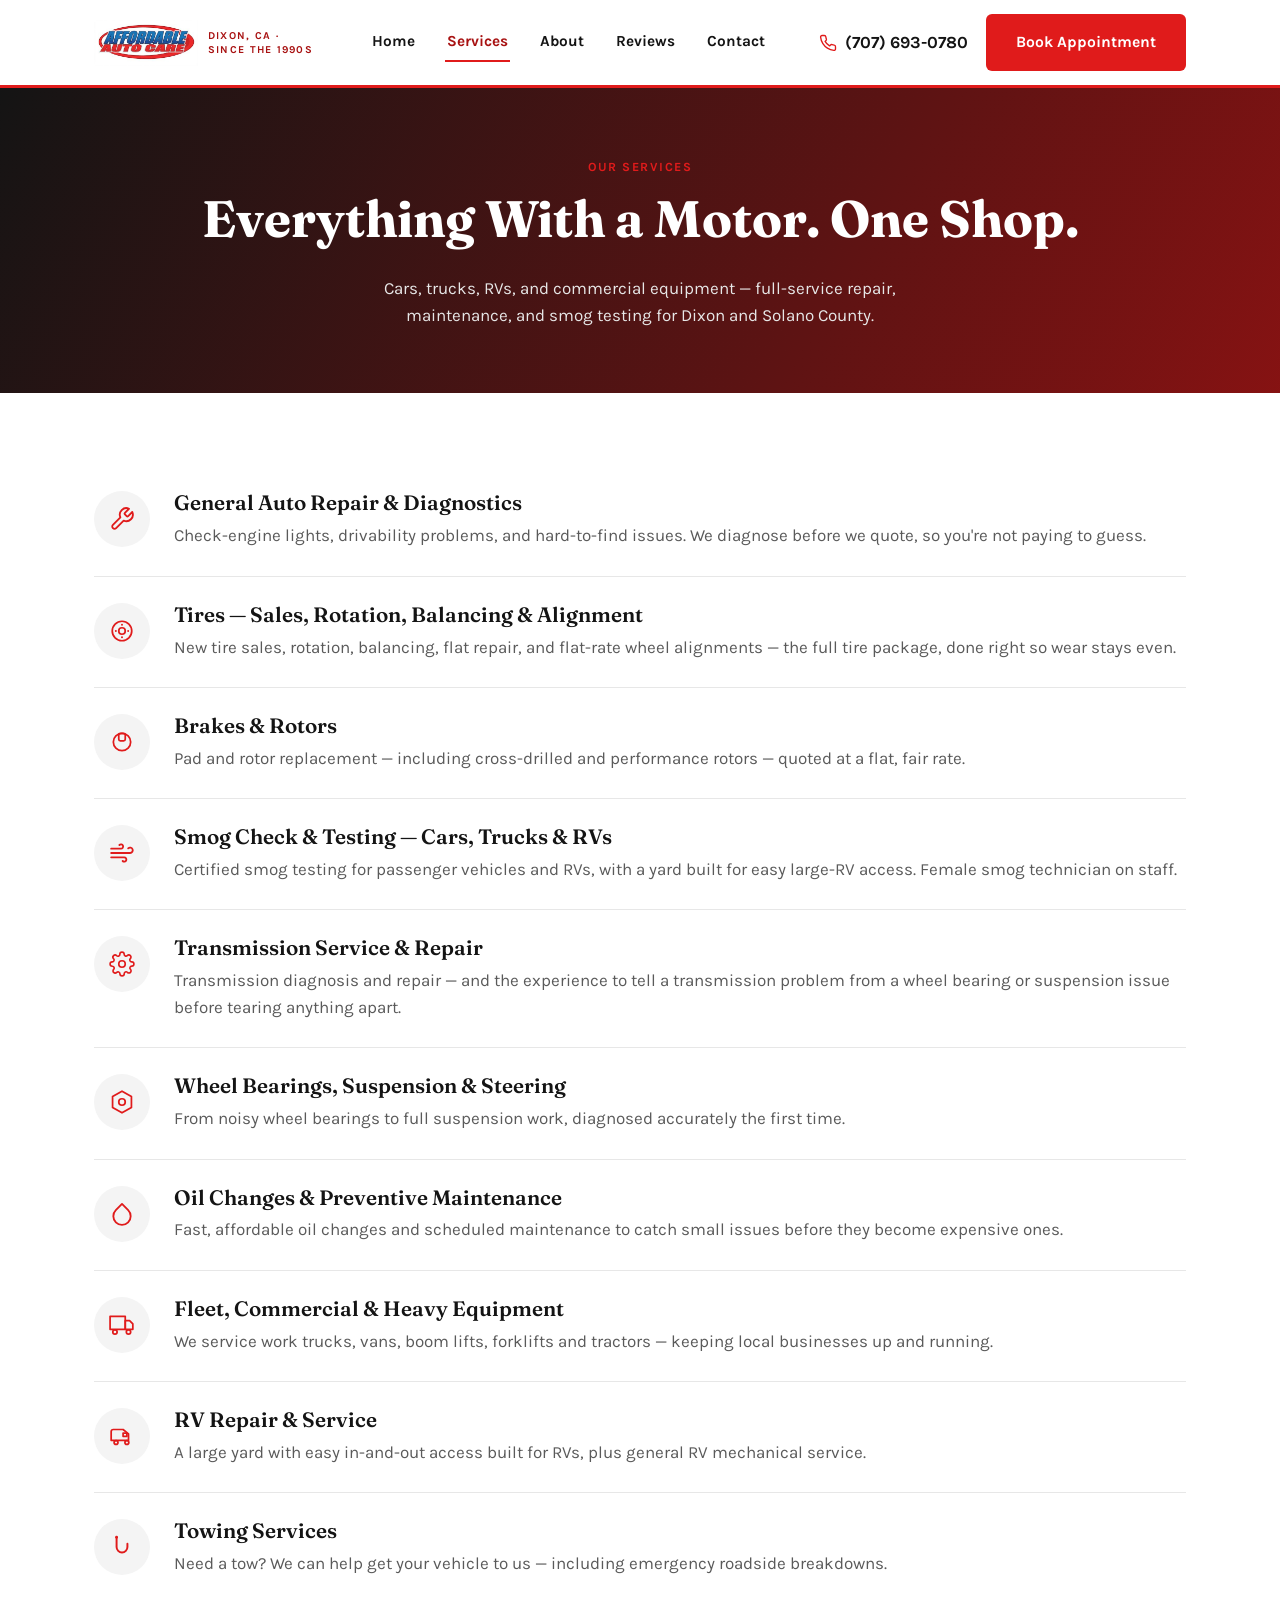
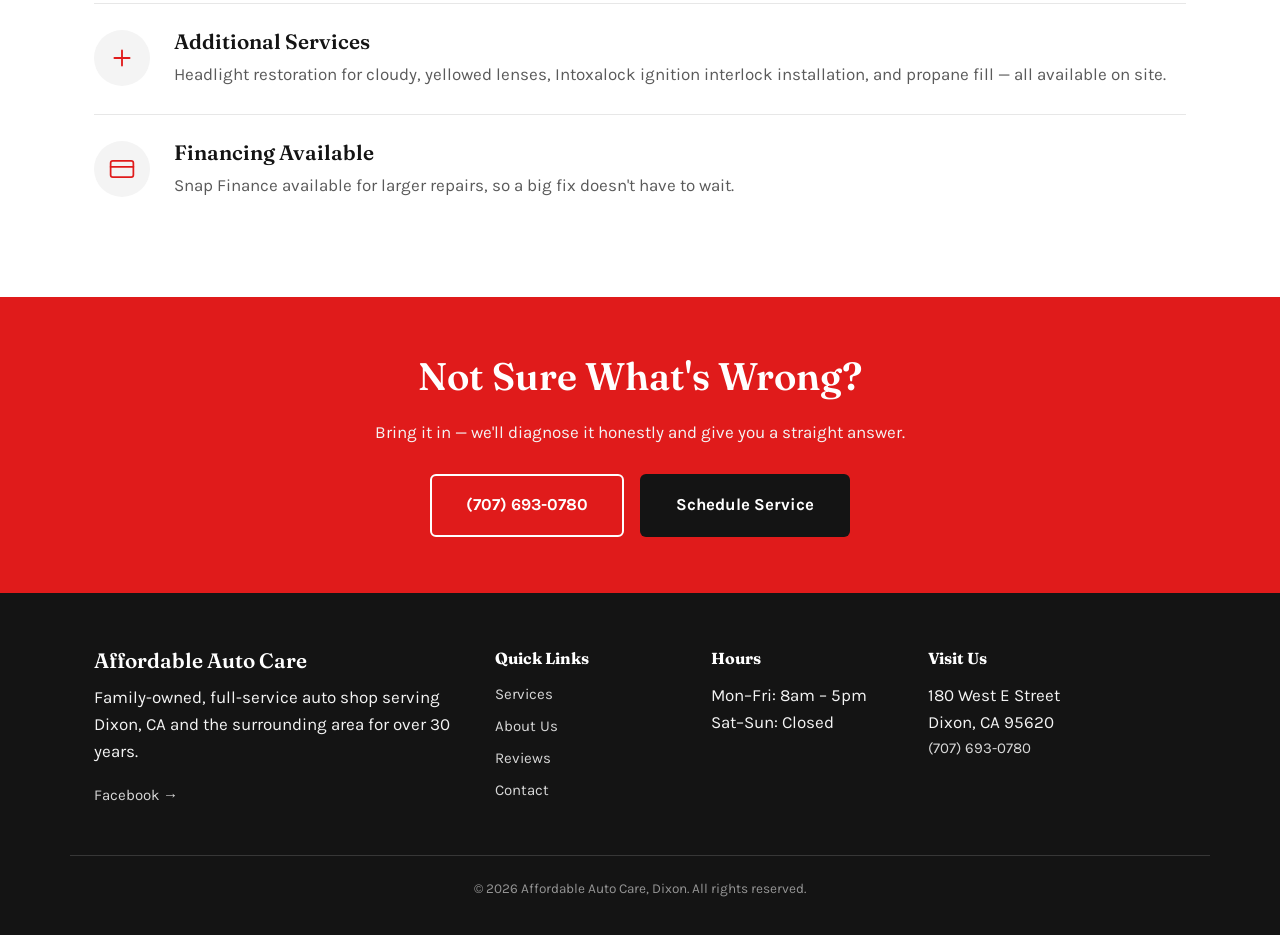
<file: services.html>
<!DOCTYPE html>
<html lang="en">
<head>
<meta charset="UTF-8">
<meta name="viewport" content="width=device-width, initial-scale=1.0">
<title>Services | Affordable Auto Care, Dixon</title>
<meta name="description" content="Full-service auto repair in Dixon, CA: tires, brakes, alignment, smog checks (cars & RVs), transmissions, fleet & heavy equipment, oil changes, towing and more.">
<link rel="preconnect" href="https://fonts.googleapis.com">
<link href="https://fonts.googleapis.com/css2?family=Fraunces:wght@600;700&family=Karla:wght@400;500;700;800&display=swap" rel="stylesheet">
<link rel="stylesheet" href="css/style.css">
</head>
<body>

<header class="site-header">
  <div class="container header-inner">
    <a href="index.html" class="logo"><img src="images/Updated_logo.jpg" alt="Affordable Auto Care" class="logo-img"><span class="logo-tagline">Dixon, CA · Since the 1990s</span></a>
    <nav class="main-nav" id="main-nav">
      <a href="index.html">Home</a>
      <a href="services.html">Services</a>
      <a href="about.html">About</a>
      <a href="reviews.html">Reviews</a>
      <a href="contact.html">Contact</a>
    </nav>
    <div class="header-cta">
      <a href="tel:+17076930780" class="phone-link"><svg class="phone-icon" viewBox="0 0 24 24" fill="none" stroke="currentColor" stroke-width="1.8" stroke-linecap="round" stroke-linejoin="round"><path d="M22 16.92v3a2 2 0 0 1-2.18 2 19.79 19.79 0 0 1-8.63-3.07 19.5 19.5 0 0 1-6-6 19.79 19.79 0 0 1-3.07-8.67A2 2 0 0 1 4.11 2h3a2 2 0 0 1 2 1.72c.127.96.361 1.903.7 2.81a2 2 0 0 1-.45 2.11L8.09 9.91a16 16 0 0 0 6 6l1.27-1.27a2 2 0 0 1 2.11-.45c.907.339 1.85.573 2.81.7A2 2 0 0 1 22 16.92z"/></svg><span class="phone-text">(707) 693-0780</span></a>
      <a href="contact.html" class="btn btn-primary">Book Appointment</a>
    </div>
    <button class="nav-toggle" id="nav-toggle" aria-label="Toggle menu">&#9776;</button>
  </div>
</header>

<section class="page-hero">
  <div class="container">
    <div class="eyebrow" style="color:var(--gold);">Our Services</div>
    <h1>Everything With a Motor. One Shop.</h1>
    <p>Cars, trucks, RVs, and commercial equipment — full-service repair, maintenance, and smog testing for Dixon and Solano County.</p>
  </div>
</section>

<section class="section">
  <div class="container">
    <div class="service-detail">
      <div class="icon"><svg viewBox="0 0 24 24" fill="none" stroke="currentColor" stroke-width="1.7" stroke-linecap="round" stroke-linejoin="round"><path d="M14.7 6.3a1 1 0 0 0 0 1.4l1.6 1.6a1 1 0 0 0 1.4 0l3.77-3.77a6 6 0 0 1-7.94 7.94l-6.91 6.91a2.12 2.12 0 0 1-3-3l6.91-6.91a6 6 0 0 1 7.94-7.94z"/></svg></div>
      <div>
        <h3>General Auto Repair &amp; Diagnostics</h3>
        <p>Check-engine lights, drivability problems, and hard-to-find issues. We diagnose before we quote, so you're not paying to guess.</p>
      </div>
    </div>
    <div class="service-detail">
      <div class="icon"><svg viewBox="0 0 24 24" fill="none" stroke="currentColor" stroke-width="1.6" stroke-linecap="round" stroke-linejoin="round"><circle cx="12" cy="12" r="9"/><circle cx="12" cy="12" r="3"/><circle cx="12" cy="6.3" r="0.9" fill="currentColor" stroke="none"/><circle cx="17.7" cy="12" r="0.9" fill="currentColor" stroke="none"/><circle cx="12" cy="17.7" r="0.9" fill="currentColor" stroke="none"/><circle cx="6.3" cy="12" r="0.9" fill="currentColor" stroke="none"/></svg></div>
      <div>
        <h3>Tires — Sales, Rotation, Balancing &amp; Alignment</h3>
        <p>New tire sales, rotation, balancing, flat repair, and flat-rate wheel alignments — the full tire package, done right so wear stays even.</p>
      </div>
    </div>
    <div class="service-detail">
      <div class="icon"><svg viewBox="0 0 24 24" fill="none" stroke="currentColor" stroke-width="1.6" stroke-linecap="round" stroke-linejoin="round"><circle cx="12" cy="12" r="8"/><rect x="9" y="4" width="6" height="7" rx="1.5"/></svg></div>
      <div>
        <h3>Brakes &amp; Rotors</h3>
        <p>Pad and rotor replacement — including cross-drilled and performance rotors — quoted at a flat, fair rate.</p>
      </div>
    </div>
    <div class="service-detail">
      <div class="icon"><svg viewBox="0 0 24 24" fill="none" stroke="currentColor" stroke-width="1.7" stroke-linecap="round" stroke-linejoin="round"><path d="M9.6 4.6A2 2 0 1 1 11 8H2M12.6 19.4A2 2 0 1 0 14 16H2M17.7 7.7A2.5 2.5 0 1 1 19.5 12H2"/></svg></div>
      <div>
        <h3>Smog Check &amp; Testing — Cars, Trucks &amp; RVs</h3>
        <p>Certified smog testing for passenger vehicles and RVs, with a yard built for easy large-RV access. Female smog technician on staff.</p>
      </div>
    </div>
    <div class="service-detail">
      <div class="icon"><svg viewBox="0 0 24 24" fill="none" stroke="currentColor" stroke-width="1.5" stroke-linecap="round" stroke-linejoin="round"><circle cx="12" cy="12" r="3"/><path d="M19.4 15a1.65 1.65 0 0 0 .33 1.82l.06.06a2 2 0 1 1-2.83 2.83l-.06-.06a1.65 1.65 0 0 0-1.82-.33 1.65 1.65 0 0 0-1 1.51V21a2 2 0 0 1-4 0v-.09A1.65 1.65 0 0 0 9 19.4a1.65 1.65 0 0 0-1.82.33l-.06.06a2 2 0 1 1-2.83-2.83l.06-.06a1.65 1.65 0 0 0 .33-1.82 1.65 1.65 0 0 0-1.51-1H3a2 2 0 0 1 0-4h.09A1.65 1.65 0 0 0 4.6 9a1.65 1.65 0 0 0-.33-1.82l-.06-.06a2 2 0 1 1 2.83-2.83l.06.06a1.65 1.65 0 0 0 1.82.33H9a1.65 1.65 0 0 0 1-1.51V3a2 2 0 0 1 4 0v.09a1.65 1.65 0 0 0 1 1.51 1.65 1.65 0 0 0 1.82-.33l.06-.06a2 2 0 1 1 2.83 2.83l-.06.06a1.65 1.65 0 0 0-.33 1.82V9a1.65 1.65 0 0 0 1.51 1H21a2 2 0 0 1 0 4h-.09a1.65 1.65 0 0 0-1.51 1z"/></svg></div>
      <div>
        <h3>Transmission Service &amp; Repair</h3>
        <p>Transmission diagnosis and repair — and the experience to tell a transmission problem from a wheel bearing or suspension issue before tearing anything apart.</p>
      </div>
    </div>
    <div class="service-detail">
      <div class="icon"><svg viewBox="0 0 24 24" fill="none" stroke="currentColor" stroke-width="1.6" stroke-linecap="round" stroke-linejoin="round"><path d="M12 2l8.7 5v10L12 22l-8.7-5V7z"/><circle cx="12" cy="12" r="3"/></svg></div>
      <div>
        <h3>Wheel Bearings, Suspension &amp; Steering</h3>
        <p>From noisy wheel bearings to full suspension work, diagnosed accurately the first time.</p>
      </div>
    </div>
    <div class="service-detail">
      <div class="icon"><svg viewBox="0 0 24 24" fill="none" stroke="currentColor" stroke-width="1.7" stroke-linecap="round" stroke-linejoin="round"><path d="M12 2.7l5.7 5.7a8 8 0 1 1-11.4 0z"/></svg></div>
      <div>
        <h3>Oil Changes &amp; Preventive Maintenance</h3>
        <p>Fast, affordable oil changes and scheduled maintenance to catch small issues before they become expensive ones.</p>
      </div>
    </div>
    <div class="service-detail">
      <div class="icon"><svg viewBox="0 0 24 24" fill="none" stroke="currentColor" stroke-width="1.6" stroke-linecap="round" stroke-linejoin="round"><rect x="1" y="4" width="14" height="12"/><path d="M15 8h4l3 3v5h-7z"/><circle cx="5.5" cy="18.5" r="2"/><circle cx="18" cy="18.5" r="2"/></svg></div>
      <div>
        <h3>Fleet, Commercial &amp; Heavy Equipment</h3>
        <p>We service work trucks, vans, boom lifts, forklifts and tractors — keeping local businesses up and running.</p>
      </div>
    </div>
    <div class="service-detail">
      <div class="icon"><svg viewBox="0 0 24 24" fill="none" stroke="currentColor" stroke-width="1.6" stroke-linecap="round" stroke-linejoin="round"><path d="M2 16V8a2 2 0 0 1 2-2h9l5 4v6H2z"/><rect x="13" y="9.3" width="3.5" height="3"/><circle cx="6.5" cy="18" r="1.8"/><circle cx="16.5" cy="18" r="1.8"/></svg></div>
      <div>
        <h3>RV Repair &amp; Service</h3>
        <p>A large yard with easy in-and-out access built for RVs, plus general RV mechanical service.</p>
      </div>
    </div>
    <div class="service-detail">
      <div class="icon"><svg viewBox="0 0 24 24" fill="none" stroke="currentColor" stroke-width="1.8" stroke-linecap="round" stroke-linejoin="round"><path d="M7 3v9a5 5 0 0 0 10 0V9"/><circle cx="7" cy="3" r="1.3" fill="currentColor" stroke="none"/></svg></div>
      <div>
        <h3>Towing Services</h3>
        <p>Need a tow? We can help get your vehicle to us — including emergency roadside breakdowns.</p>
      </div>
    </div>
    <div class="service-detail">
      <div class="icon"><svg viewBox="0 0 24 24" fill="none" stroke="currentColor" stroke-width="1.7" stroke-linecap="round" stroke-linejoin="round"><path d="M12 5v14M5 12h14"/></svg></div>
      <div>
        <h3>Additional Services</h3>
        <p>Headlight restoration for cloudy, yellowed lenses, Intoxalock ignition interlock installation, and propane fill — all available on site.</p>
      </div>
    </div>
    <div class="service-detail">
      <div class="icon"><svg viewBox="0 0 24 24" fill="none" stroke="currentColor" stroke-width="1.6" stroke-linecap="round" stroke-linejoin="round"><rect x="1.5" y="4.5" width="21" height="15" rx="2"/><path d="M1.5 10h21"/></svg></div>
      <div>
        <h3>Financing Available</h3>
        <p>Snap Finance available for larger repairs, so a big fix doesn't have to wait.</p>
      </div>
    </div>
  </div>
</section>

<section class="cta-banner">
  <div class="container">
    <h2>Not Sure What's Wrong?</h2>
    <p>Bring it in — we'll diagnose it honestly and give you a straight answer.</p>
    <div class="hero-actions" style="justify-content:center;">
      <a href="tel:+17076930780" class="btn btn-outline-light btn-lg">(707) 693-0780</a>
      <a href="contact.html" class="btn btn-lg" style="background:var(--brown); color:var(--cream);">Schedule Service</a>
    </div>
  </div>
</section>

<footer class="site-footer">
  <div class="container footer-grid">
    <div class="footer-col">
      <h3>Affordable Auto Care</h3>
      <p>Family-owned, full-service auto shop serving Dixon, CA and the surrounding area for over 30 years.</p>
      <a href="https://www.facebook.com/affordableauto5/" target="_blank" rel="noopener">Facebook →</a>
    </div>
    <div class="footer-col">
      <h4>Quick Links</h4>
      <a href="services.html">Services</a>
      <a href="about.html">About Us</a>
      <a href="reviews.html">Reviews</a>
      <a href="contact.html">Contact</a>
    </div>
    <div class="footer-col">
      <h4>Hours</h4>
      <p>Mon–Fri: 8am – 5pm<br>Sat–Sun: Closed</p>
    </div>
    <div class="footer-col">
      <h4>Visit Us</h4>
      <p>180 West E Street<br>Dixon, CA 95620<br><a href="tel:+17076930780">(707) 693-0780</a></p>
    </div>
  </div>
  <div class="footer-bottom container">
    <p>© 2026 Affordable Auto Care, Dixon. All rights reserved.</p>
  </div>
</footer>

<script src="js/main.js"></script>
</body>
</html>
</file>
<file: css/style.css>
/* ===========================================================
   Affordable Auto Care — Dixon, CA
   White / black / red design system
   =========================================================== */

:root {
  --cream:        #FFFFFF;   /* main background — white */
  --cream-dark:   #F4F4F4;   /* light grey alt background */
  --brown:        #141414;   /* near-black — headings/text */
  --brown-mid:    #5A5A5A;   /* grey — secondary text */
  --rust:         #E01B1B;   /* red — primary accent/CTA (sampled from shop logo) */
  --rust-dark:    #A81212;   /* dark red — hover state */
  --gold:         #E01B1B;   /* alias kept for compatibility, now red */
  --green-check:  #141414;   /* checkmark badges — black, not green */
  --white:        #FFFFFF;

  --font-head: 'Fraunces', Georgia, serif;
  --font-body: 'Karla', 'Segoe UI', sans-serif;

  --radius: 10px;
  --shadow: 0 8px 24px rgba(20, 20, 20, 0.12);
  --shadow-sm: 0 3px 10px rgba(20, 20, 20, 0.10);
}

* { box-sizing: border-box; }
html { scroll-behavior: smooth; }

body {
  margin: 0;
  font-family: var(--font-body);
  color: var(--brown);
  background: var(--cream);
  line-height: 1.6;
  font-size: 17px;
}

h1, h2, h3, h4 {
  font-family: var(--font-head);
  color: var(--brown);
  line-height: 1.2;
  margin: 0 0 0.5em;
}

h1 { font-size: clamp(2.1rem, 4vw, 3.2rem); font-weight: 700; }
h2 { font-size: clamp(1.7rem, 3vw, 2.4rem); font-weight: 600; }
h3 { font-size: 1.3rem; font-weight: 600; }

p { margin: 0 0 1em; }

a { color: var(--rust-dark); text-decoration: none; }
a:hover { color: var(--rust); }

img { max-width: 100%; display: block; }

.container {
  width: 100%;
  max-width: 1140px;
  margin: 0 auto;
  padding: 0 24px;
}

.section { padding: 72px 0; }
.section-alt { background: var(--cream-dark); }
.section-dark { background: var(--brown); color: var(--cream); }
.section-dark h2, .section-dark h3 { color: var(--cream); }

.eyebrow {
  display: inline-block;
  text-transform: uppercase;
  letter-spacing: 0.12em;
  font-size: 0.78rem;
  font-weight: 700;
  color: var(--rust-dark);
  margin-bottom: 10px;
}

.section-head {
  text-align: center;
  max-width: 680px;
  margin: 0 auto 44px;
}

/* Buttons */
.btn {
  display: inline-block;
  padding: 14px 28px;
  border-radius: 6px;
  font-weight: 700;
  font-size: 0.98rem;
  border: 2px solid transparent;
  cursor: pointer;
  transition: all 0.15s ease;
}
.btn-primary { background: var(--rust); color: var(--white); }
.btn-primary:hover { background: var(--rust-dark); color: var(--white); }
.btn-outline { background: transparent; border-color: var(--brown); color: var(--brown); }
.btn-outline:hover { background: var(--brown); color: var(--cream); }
.btn-outline-light { background: transparent; border-color: var(--cream); color: var(--cream); }
.btn-outline-light:hover { background: var(--cream); color: var(--brown); }
.btn-lg { padding: 16px 34px; font-size: 1.05rem; }
.btn-block { display: block; width: 100%; text-align: center; }

/* ===== Header ===== */
.site-header {
  position: sticky;
  top: 0;
  z-index: 100;
  background: var(--cream);
  border-bottom: 3px solid var(--rust);
}
.header-inner {
  display: flex;
  align-items: center;
  justify-content: space-between;
  padding-top: 14px;
  padding-bottom: 14px;
  gap: 20px;
  position: relative;
}
.logo {
  display: flex;
  align-items: center;
  gap: 10px;
  white-space: nowrap;
  flex-shrink: 0;
}
.logo-img { height: 46px; width: auto; display: block; }
.logo-tagline {
  display: block;
  font-size: 0.66rem;
  font-family: var(--font-body);
  font-weight: 700;
  letter-spacing: 0.12em;
  text-transform: uppercase;
  color: var(--rust-dark);
  line-height: 1.25;
  max-width: 110px;
  white-space: normal;
}
.main-nav {
  display: flex;
  gap: 28px;
  flex: 1;
  justify-content: center;
}
.main-nav a {
  color: var(--brown);
  font-weight: 700;
  font-size: 0.96rem;
  padding: 6px 2px;
  border-bottom: 2px solid transparent;
}
.main-nav a:hover, .main-nav a.active {
  color: var(--rust-dark);
  border-bottom-color: var(--rust);
}
.header-cta {
  display: flex;
  align-items: center;
  gap: 18px;
  white-space: nowrap;
  flex-shrink: 0;
}
.phone-link { font-weight: 700; color: var(--brown); display: flex; align-items: center; gap: 8px; }
.phone-link .phone-icon { width: 18px; height: 18px; color: var(--rust); flex-shrink: 0; }
.nav-toggle {
  display: none;
  background: none;
  border: none;
  font-size: 1.6rem;
  cursor: pointer;
  color: var(--brown);
  flex-shrink: 0;
}

@media (max-width: 900px) {
  .header-inner { flex-wrap: nowrap; gap: 10px; }
  .logo-img { height: 44px; }
  .logo-tagline { display: none; }
  .main-nav {
    position: absolute;
    top: 100%;
    left: 0;
    right: 0;
    background: var(--cream);
    flex-direction: column;
    align-items: flex-start;
    padding: 18px 24px;
    border-bottom: 3px solid var(--rust);
    display: none;
    z-index: 200;
  }
  .main-nav.open { display: flex; }
  .header-cta { gap: 10px; }
  .header-cta .btn { display: none; }
  .phone-link { padding: 8px; margin: -8px; }
  .phone-link .phone-text { display: none; }
  .phone-link .phone-icon { width: 20px; height: 20px; }
  .nav-toggle { display: block; }
}

/* ===== Hero ===== */
.hero {
  position: relative;
  background:
    linear-gradient(120deg, rgba(10,10,10,0.72), rgba(10,10,10,0.55)),
    url('../images/hero-slide-1.jpg') center 62% / cover no-repeat;
  color: var(--cream);
  padding: 110px 0;
  border-bottom: 5px solid var(--rust);
}
.hero .eyebrow { color: var(--rust); background: rgba(255,255,255,0.94); padding: 5px 12px; border-radius: 3px; }
.hero h1 {
  font-family: 'Amulya', var(--font-body);
  font-weight: 700;
  letter-spacing: -0.01em;
  color: var(--white);
  max-width: 780px;
  text-shadow: 0 2px 14px rgba(0,0,0,0.45);
}
.hero p.lead { font-size: 1.2rem; max-width: 640px; color: #F2F2F2; }
.hero-actions { display: flex; gap: 16px; flex-wrap: wrap; margin-top: 28px; }
.hero-badges {
  display: flex;
  gap: 30px;
  flex-wrap: wrap;
  margin-top: 48px;
  border-top: 1px solid rgba(255,255,255,0.28);
  padding-top: 28px;
}
.hero-badge strong { display: block; font-family: var(--font-head); font-size: 1.6rem; color: var(--white); }
.hero-badge span { font-size: 0.85rem; color: #E7E7E7; }

@media (max-width: 600px) {
  .hero-badges { display: none; }
}

.page-hero {
  padding: 64px 0;
  background: linear-gradient(120deg, var(--brown) 0%, var(--rust-dark) 130%);
  color: var(--cream);
  text-align: center;
}
.page-hero h1 { color: var(--white); }
.page-hero p { color: #E7E7E7; max-width: 620px; margin: 0 auto; }

/* ===== Grids / Cards ===== */
.grid { display: grid; gap: 28px; }
.grid-3 { grid-template-columns: repeat(3, 1fr); }
.grid-4 { grid-template-columns: repeat(4, 1fr); }
.grid-2 { grid-template-columns: repeat(2, 1fr); }

@media (max-width: 900px) {
  .grid-4 { grid-template-columns: repeat(2, 1fr); }
  .grid-3 { grid-template-columns: repeat(2, 1fr); }
}
@media (max-width: 600px) {
  .grid-4, .grid-3, .grid-2 { grid-template-columns: 1fr; }
}

.card {
  background: var(--white);
  border-radius: var(--radius);
  padding: 30px 26px;
  box-shadow: var(--shadow-sm);
  border: 1px solid rgba(20,20,20,0.08);
}
.service-card .icon {
  display: inline-flex;
  align-items: center;
  justify-content: center;
  width: 54px;
  height: 54px;
  border-radius: 50%;
  background: var(--cream-dark);
  color: var(--rust);
  margin-bottom: 14px;
}
.service-card .icon svg { width: 26px; height: 26px; }
.service-card h3 { margin-bottom: 8px; }
.service-card p { margin-bottom: 0; color: var(--brown-mid); font-size: 0.96rem; }
.service-card a.more { display: inline-block; margin-top: 12px; font-weight: 700; font-size: 0.9rem; }

.service-detail {
  display: flex;
  gap: 24px;
  align-items: flex-start;
  padding: 26px 0;
  border-bottom: 1px solid rgba(20,20,20,0.1);
}
.service-detail:last-child { border-bottom: none; }
.service-detail .icon {
  flex: 0 0 56px;
  height: 56px;
  width: 56px;
  border-radius: 50%;
  background: var(--cream-dark);
  color: var(--rust);
  display: flex;
  align-items: center;
  justify-content: center;
}
.service-detail .icon svg { width: 26px; height: 26px; }
.service-detail h3 { margin-bottom: 6px; }
.service-detail p { margin-bottom: 0; color: var(--brown-mid); }

/* Why us */
.why-list { list-style: none; padding: 0; margin: 0; }
.why-list li { display: flex; gap: 14px; align-items: flex-start; margin-bottom: 20px; }
.why-list .check {
  flex: 0 0 28px;
  height: 28px;
  width: 28px;
  border-radius: 50%;
  background: var(--green-check);
  color: var(--white);
  display: flex;
  align-items: center;
  justify-content: center;
  font-size: 0.85rem;
  font-weight: 700;
}
.why-list strong { display: block; color: var(--brown); }
.why-list span.desc { color: var(--brown-mid); font-size: 0.94rem; }

/* Testimonials */
.stars { color: var(--gold); font-size: 1.05rem; letter-spacing: 2px; }
.testimonial-card {
  background: var(--white);
  border-left: 4px solid var(--rust);
  border-radius: var(--radius);
  padding: 26px 24px;
  box-shadow: var(--shadow-sm);
}
.testimonial-card p.quote { font-style: italic; color: var(--brown); margin: 10px 0 14px; }
.testimonial-card .author { font-weight: 700; font-size: 0.92rem; color: var(--brown-mid); }
.testimonial-card .source { font-size: 0.8rem; color: var(--brown-mid); opacity: 0.75; }

/* Reviews widget slot */
.reviews-widget-slot {
  background: var(--white);
  border: 2px dashed var(--rust);
  border-radius: var(--radius);
  padding: 40px 28px;
  text-align: center;
  margin-bottom: 44px;
}
.reviews-widget-slot p { margin-bottom: 6px; }
.reviews-widget-slot code { background: var(--cream-dark); padding: 2px 8px; border-radius: 4px; font-size: 0.85rem; }

/* Team */
.team-card { text-align: center; }
.team-photo {
  width: 140px;
  height: 140px;
  border-radius: 50%;
  margin: 0 auto 16px;
  background: var(--cream-dark);
  display: flex;
  align-items: center;
  justify-content: center;
  font-family: var(--font-head);
  font-size: 2rem;
  color: var(--rust-dark);
  border: 4px solid var(--white);
  box-shadow: var(--shadow-sm);
}
.team-card h3 { margin-bottom: 2px; }
.team-card .role {
  color: var(--rust-dark);
  font-weight: 700;
  font-size: 0.88rem;
  text-transform: uppercase;
  letter-spacing: 0.06em;
  margin-bottom: 8px;
}

/* Photo placeholders (swap for real shop photos) */
.photo-placeholder {
  background: repeating-linear-gradient(45deg, var(--cream-dark), var(--cream-dark) 10px, var(--cream) 10px, var(--cream) 20px);
  border: 2px dashed var(--brown-mid);
  border-radius: var(--radius);
  min-height: 240px;
  display: flex;
  align-items: center;
  justify-content: center;
  text-align: center;
  color: var(--brown-mid);
  font-size: 0.85rem;
  padding: 20px;
}

/* CTA banner */
.cta-banner { background: var(--rust); color: var(--white); padding: 56px 0; text-align: center; }
.cta-banner h2 { color: var(--white); }
.cta-banner p { color: var(--cream-dark); }

/* Forms */
.form-grid { display: grid; grid-template-columns: 1fr 1fr; gap: 18px; }
.form-grid .full { grid-column: 1 / -1; }
@media (max-width: 700px) { .form-grid { grid-template-columns: 1fr; } }
label { display: block; font-weight: 700; font-size: 0.88rem; margin-bottom: 6px; color: var(--brown); }
input, select, textarea {
  width: 100%;
  padding: 12px 14px;
  border: 1px solid rgba(20,20,20,0.18);
  border-radius: 6px;
  font-family: var(--font-body);
  font-size: 0.98rem;
  background: var(--white);
  color: var(--brown);
}
textarea { resize: vertical; min-height: 130px; }

/* Map */
.map-frame { width: 100%; height: 340px; border: 0; border-radius: var(--radius); box-shadow: var(--shadow-sm); }

/* Footer */
.site-footer { background: var(--brown); color: var(--cream-dark); padding-top: 56px; }
.footer-grid {
  display: grid;
  grid-template-columns: 2fr 1fr 1fr 1.4fr;
  gap: 32px;
  padding-bottom: 40px;
  border-bottom: 1px solid rgba(255,255,255,0.15);
}
@media (max-width: 800px) { .footer-grid { grid-template-columns: 1fr 1fr; } }
@media (max-width: 500px) { .footer-grid { grid-template-columns: 1fr; } }
.footer-col h3, .footer-col h4 { color: var(--white); }
.footer-col h4 { font-size: 1rem; margin-bottom: 14px; }
.footer-col a { display: block; color: #D8D8D8; margin-bottom: 8px; font-size: 0.94rem; }
.footer-col a:hover { color: var(--rust); }
.footer-bottom { text-align: center; padding: 22px 0; font-size: 0.85rem; color: rgba(255,255,255,0.55); }

.badge-inline {
  display: inline-flex;
  align-items: center;
  gap: 8px;
  background: var(--cream-dark);
  padding: 8px 16px;
  border-radius: 30px;
  font-size: 0.85rem;
  font-weight: 700;
  color: var(--brown);
  margin: 4px 6px 4px 0;
}
</file>
